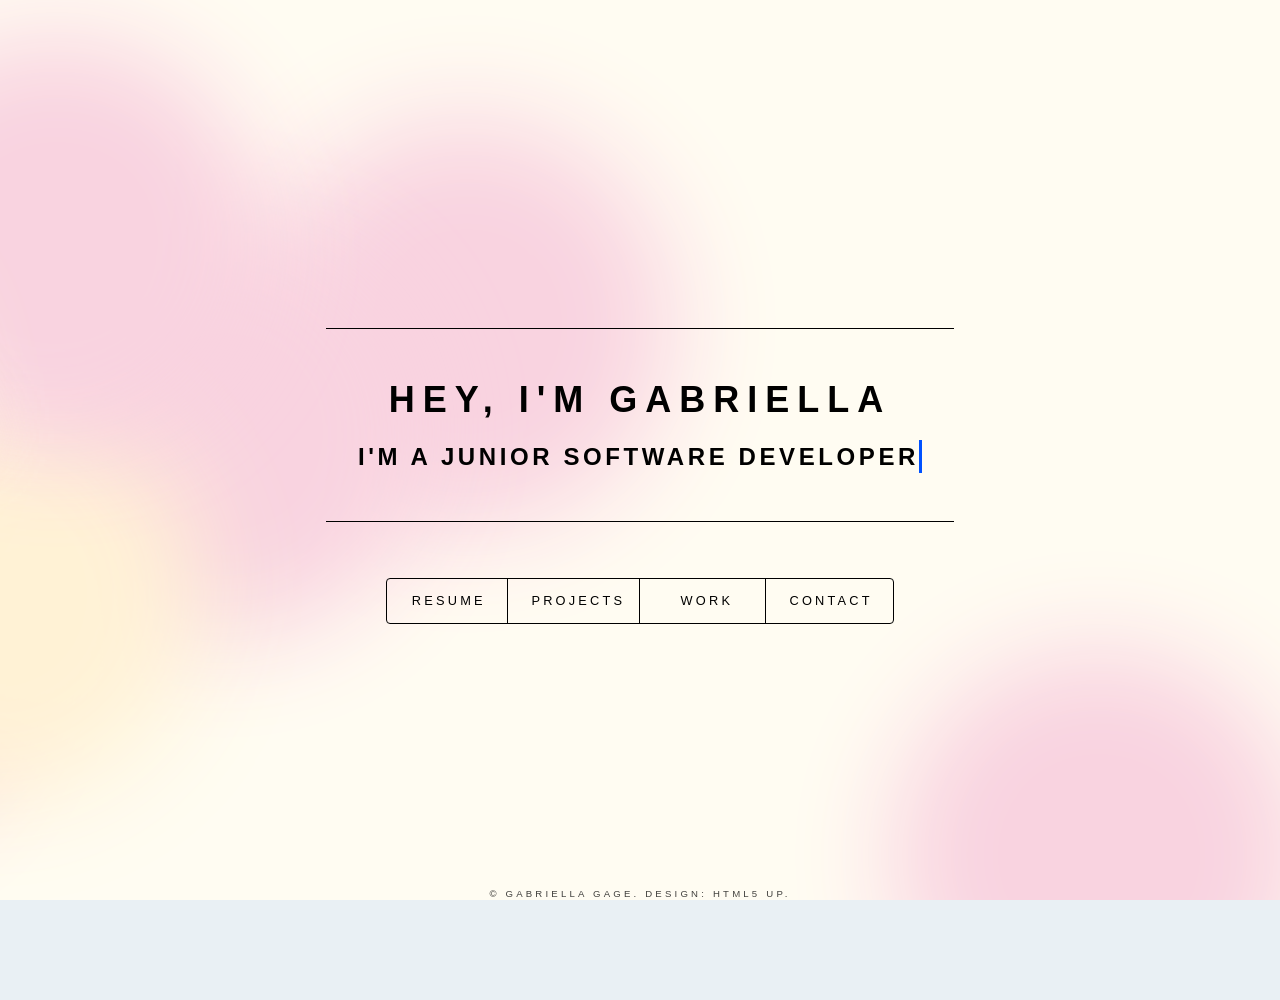
<file: index.html>
<!DOCTYPE HTML>

<!--TO DO:
-Favicon
Projects Page
	Include carosel of pics for the projects to save space
Work Page
-->

<html>
	<head>
		<title>Gabriella Gage | Software Dev</title>
		<meta charset="utf-8" />
		<meta name="viewport" content="width=device-width, initial-scale=1, user-scalable=no" />
		<link rel="stylesheet" href="assets/css/main.css" />
		<noscript><link rel="stylesheet" href="assets/css/noscript.css" /></noscript>
		<link rel="icon" href="./assets/includes/favicon.ico">
	</head>

	<!--Animated Circles for the Background-->
	<div class="background">
		<span></span>
		<span></span>
		<span></span>
		<span></span>
		<span></span>
		<span></span>
		<span></span>
		<span></span>
		<span></span>
		<span></span>
		<span></span>
	</div>

	<body class="is-preload">

		<!-- Wrapper -->
			<div id="wrapper">

				<!-- Header -->
					<header id="header">
						<div class="content">
							<div class="inner">
								<h1>Hey, I'm Gabriella</h1>

								<!--Start typwriter text-->
								<div class="typewriter">
									<h2>I'm a Junior Software Developer</h2>
								</div>
								<!--End typewriter text-->
							</div>
						</div>

						<!-- Lower options list -->
						<nav>
							<ul>
								<li ><a href="#resume">Resume</a></li>
								<li><a href="#projects">Projects</a></li>
								<li><a href="#work">Work</a></li>
								<li><a href="#contact">Contact</a></li>
								<!--<li><a href="#elements">Elements</a></li>-->
							</ul>
						</nav>
					</header>

				<!-- Main -->
					<div id="main">

						<!-- Resume pop up -->
							<article id="resume">
								<h2 class="major">My Resume!</h2>

								<p>Fresh out of college with a degree in Computer Science, I am fully committed to the philosophy of life-long learning. 
									As a Junior Software Developer, I thrive on the challenges of Java, Python, and the dynamic world of software development. 
									The unique blend of creativity, logic, and technology fuels my passion for crafting innovative solutions and 
									continuously exploring new frontiers in the digital realm.</p>

								<p>Curious to see how my recent education and passion can benefit your team? Dive into my resume to discover more about my skills and projects!</p>
								
								<!-- DOWNLOAD BUTTON-->
								<div id="wrap"> 
									<a href="./assets/includes/Gabriella_Gage_Resume_CS.pdf" target="_blank" class="btn-slide2">
										<span class="circle2"><i class="fa fa-download"></i></span>
										<span class="title2">Download</span>
										<span class="title-hover2">Click here</span>
								  </a>
								</div>
							</article>

						<!-- Projects:
						-Boulder Buddy
							Desc -> talk abt using HCI topics
							Figma
							
						-->
							<article id="projects">
								<h2 class="major">Projects</h2>

								<!--BOOKMARKED-->
								<p><strong>BookMarked<br></strong>
									The Online Recipe Book<br>
								</p>
								<!-- Images-->
								<div id="container">
									<input hidden type="radio" name="carousel-control" id="button_a" checked/>
									<input hidden type="radio" name="carousel-control" id="button_b"/>
									<input hidden type="radio" name="carousel-control" id="button_c"/>
									<input hidden type="radio" name="carousel-control" id="button_d"/>            
											
									
									<div id="carousel">
										<div class="p-wrapper">		
											<section class="panel_a">
												<img src="./assets/includes/bookmarked/Screenshot 2024-07-12 at 12.08.42 AM.png" alt="BookMarked Image One" class="custom-image">
											</section>
													
											<section class="panel_b">
												<img src="./assets/includes/bookmarked/Screenshot 2024-07-12 at 12.09.28 AM.png" alt="BookMarked Image Two" class="custom-image">
											</section>
													
											<section class="panel_c">
												<img src="./assets/includes/bookmarked/Screenshot 2024-07-12 at 12.09.40 AM.png" alt="BookMarked Image Three" class="custom-image">
											</section>
													
											<section class="panel_d">
												<img src="./assets/includes/bookmarked/Screenshot 2024-07-12 at 12.14.14 AM.png" alt="BookMarked Image Four" class="custom-image">
											
											</section>
													
										</div> <!-- // .p-wrapper -->
									</div> <!-- // #carousel -->            
											
									
									<div id="navigation">
										<label for="button_a" class="label_a"> <span>1</span> </label>
										<label for="button_b" class="label_b"> <span>2</span> </label>
										<label for="button_c" class="label_c"> <span>3</span> </label>
										<label for="button_d" class="label_d"> <span>4</span> </label>
									</div> <!-- // #navigation -->               
											
									
								</div>
								<p>Created a web and terminal based application with a partner designed to 
									store online recipes into an organizer using Python, HTML, and CSS. 
									Used key object-oriented design patterns to implement our code.
								</p>

								<!--VIEW REPO -->
								<button class="button-24" onclick="window.open('https://github.com/jgeneser/CSCI-4448-5448-OOAD-project-6-gabgage-jgeneser.git', '_blank')">Learn More</button>
							

							<!--ARCANE-->
							<p></p>
							<p></p>
							<p><strong>ARCANE<br></strong>
								The Terminal Based RPG<br>
							</p>
							<!-- Images-->
							<div id="container2">
								<input hidden type="radio" name="carousel-control" id="button2_a" checked/>
								<input hidden type="radio" name="carousel-control" id="button2_b"/>
								<input hidden type="radio" name="carousel-control" id="button2_c"/>
								<input hidden type="radio" name="carousel-control" id="button2_d"/>            
										
								
								<div id="carousel2">
									<div class="p-wrapper2">		
										<section class="panel2_a">
											<img src="./assets/includes/arcane/Screenshot 2024-07-12 at 2.49.47 PM.png" alt="Arcance 1" class="custom-image2">
										</section>
												
										<section class="panel2_b">
											<img src="./assets/includes/arcane/Screenshot 2024-07-12 at 2.50.05 PM.png" alt="Arcane 2" class="custom-image2">
										</section>
												
										<section class="panel2_c">
											<img src="./assets/includes/arcane/Screenshot 2024-07-12 at 2.50.26 PM.png" alt="Arcane 3" class="custom-image2">
										</section>
												
										<section class="panel2_d">
											<img src="./assets/includes/arcane/UML.jpg" alt="Arcane 4" class="custom-image2">
										
										</section>
												
									</div> <!-- // .p-wrapper -->
								</div> <!-- // #carousel -->            
										
								
								<div id="navigation2">
									<label for="button2_a" class="label2_a"> <span>1</span> </label>
									<label for="button2_b" class="label2_b"> <span>2</span> </label>
									<label for="button2_c" class="label2_c"> <span>3</span> </label>
									<label for="button2_d" class="label2_d"> <span>4</span> </label>
								</div> <!-- // #navigation -->               
										
								
							</div>
							<p>Designed and implemented a Java-based command-line RPG (Role-Playing Game), integrating multiple object-oriented design patterns.
								 Employed UML frameworks extensively to document and visualize class hierarchies and system structures. 
								 Designed and implemented a Java-based command-line RPG (Role-Playing Game), integrating multiple object-oriented 
								 design patterns. Employed UML frameworks extensively to document and visualize class hierarchies and system structures.
							</p>

							<button class="button-24" onclick="window.open('https://github.com/CSCI-4448-5448-OOAD/project-4-arcane-gabgage-jgeneser')">Learn More</button>
							

							</article>

						<!-- About -->
							<article id="work">
								<h2 class="major">Work</h2>
								<p><strong>I.T. Student Assistant II <br></strong>
									BioFrontiers Institute <br>
									July 2021 – March 2023
								</p>
								<p>In my previous role, I played a instrumental role in IT support by promptly responding to help desk requests, 
									prioritizing tickets, and efficiently resolving issues encompassing computers, printers, network connectivity, 
									and software applications. I also contributed  to the organization’s IT infrastructure by installing, configuring, 
									and maintaining computer hardware, operating systems, and various software applications. 
									Moreover, I conducted regular updates, patches, and system upgrades to bolster security measures and enhance 
									overall performance across the organization.
								</p>
								<p><strong>Reference Contact: </strong><br>
								Aycel Villalobos
								</p>

								<p><strong>Manager<br></strong>
									Lindsay's Boulder Deli <br>
									August 2022 - January 2024
								</p>
								<p>
									I provided hands-on training, guidance, and support to help my team grow their customer service skills 
									and overall performance. Juggling staffing needs was always a challenge, but I made sure we had the right 
									people in place, especially during rush times, holidays, and special events, ensuring our customers 
									always received top-notch service. On the business side, I monitored our deli and ice cream sales, finding ways to boost 
									our performance and manage food cost.
								</p>
								<p><strong>Reference Contact: </strong><br>
									Lindsay Shaw
								</p>
							</article>

						<!-- Contact -->
							<article id="contact">
								<h2 class="major">Contact Me:</h2>
								<form method="post" action="#">
									<div class="fields">
										<div class="field half">
											<label for="name">Name</label>
											<input type="text" name="name" id="name" />
										</div>
										<div class="field half">
											<label for="email">Email</label>
											<input type="text" name="email" id="email" />
										</div>
										<div class="field">
											<label for="message">Message</label>
											<textarea name="message" id="message" rows="4"></textarea>
										</div>
									</div>
									<ul class="actions">
										<li><input type="submit" value="Send Message" class="primary" /></li>
										<li><input type="reset" value="Reset" /></li>
									</ul>
								</form>
								<ul class="icons">
									<li><a href="#" class="icon brands fa-twitter"><span class="label">Twitter</span></a></li>
									<li><a href="#" class="icon brands fa-facebook-f"><span class="label">Facebook</span></a></li>
									<li><a href="#" class="icon brands fa-instagram"><span class="label">Instagram</span></a></li>
									<li><a href="#" class="icon brands fa-github"><span class="label">GitHub</span></a></li>
								</ul>
							</article>

						<!-- Elements -->
							<article id="elements">
								<h2 class="major">Elements</h2>

								<section>
									<h3 class="major">Text</h3>
									<p>This is <b>bold</b> and this is <strong>strong</strong>. This is <i>italic</i> and this is <em>emphasized</em>.
									This is <sup>superscript</sup> text and this is <sub>subscript</sub> text.
									This is <u>underlined</u> and this is code: <code>for (;;) { ... }</code>. Finally, <a href="#">this is a link</a>.</p>
									<hr />
									<h2>Heading Level 2</h2>
									<h3>Heading Level 3</h3>
									<h4>Heading Level 4</h4>
									<h5>Heading Level 5</h5>
									<h6>Heading Level 6</h6>
									<hr />
									<h4>Blockquote</h4>
									<blockquote>Fringilla nisl. Donec accumsan interdum nisi, quis tincidunt felis sagittis eget tempus euismod. Vestibulum ante ipsum primis in faucibus vestibulum. Blandit adipiscing eu felis iaculis volutpat ac adipiscing accumsan faucibus. Vestibulum ante ipsum primis in faucibus lorem ipsum dolor sit amet nullam adipiscing eu felis.</blockquote>
									<h4>Preformatted</h4>
									<pre><code>i = 0;

while (!deck.isInOrder()) {
    print 'Iteration ' + i;
    deck.shuffle();
    i++;
}

print 'It took ' + i + ' iterations to sort the deck.';</code></pre>
								</section>

								<section>
									<h3 class="major">Lists</h3>

									<h4>Unordered</h4>
									<ul>
										<li>Dolor pulvinar etiam.</li>
										<li>Sagittis adipiscing.</li>
										<li>Felis enim feugiat.</li>
									</ul>

									<h4>Alternate</h4>
									<ul class="alt">
										<li>Dolor pulvinar etiam.</li>
										<li>Sagittis adipiscing.</li>
										<li>Felis enim feugiat.</li>
									</ul>

									<h4>Ordered</h4>
									<ol>
										<li>Dolor pulvinar etiam.</li>
										<li>Etiam vel felis viverra.</li>
										<li>Felis enim feugiat.</li>
										<li>Dolor pulvinar etiam.</li>
										<li>Etiam vel felis lorem.</li>
										<li>Felis enim et feugiat.</li>
									</ol>
									<h4>Icons</h4>
									<ul class="icons">
										<li><a href="#" class="icon brands fa-twitter"><span class="label">Twitter</span></a></li>
										<li><a href="#" class="icon brands fa-facebook-f"><span class="label">Facebook</span></a></li>
										<li><a href="#" class="icon brands fa-instagram"><span class="label">Instagram</span></a></li>
										<li><a href="#" class="icon brands fa-github"><span class="label">Github</span></a></li>
									</ul>

									<h4>Actions</h4>
									<ul class="actions">
										<li><a href="#" class="button primary">Default</a></li>
										<li><a href="#" class="button">Default</a></li>
									</ul>
									<ul class="actions stacked">
										<li><a href="#" class="button primary">Default</a></li>
										<li><a href="#" class="button">Default</a></li>
									</ul>
								</section>

								<section>
									<h3 class="major">Table</h3>
									<h4>Default</h4>
									<div class="table-wrapper">
										<table>
											<thead>
												<tr>
													<th>Name</th>
													<th>Description</th>
													<th>Price</th>
												</tr>
											</thead>
											<tbody>
												<tr>
													<td>Item One</td>
													<td>Ante turpis integer aliquet porttitor.</td>
													<td>29.99</td>
												</tr>
												<tr>
													<td>Item Two</td>
													<td>Vis ac commodo adipiscing arcu aliquet.</td>
													<td>19.99</td>
												</tr>
												<tr>
													<td>Item Three</td>
													<td> Morbi faucibus arcu accumsan lorem.</td>
													<td>29.99</td>
												</tr>
												<tr>
													<td>Item Four</td>
													<td>Vitae integer tempus condimentum.</td>
													<td>19.99</td>
												</tr>
												<tr>
													<td>Item Five</td>
													<td>Ante turpis integer aliquet porttitor.</td>
													<td>29.99</td>
												</tr>
											</tbody>
											<tfoot>
												<tr>
													<td colspan="2"></td>
													<td>100.00</td>
												</tr>
											</tfoot>
										</table>
									</div>

									<h4>Alternate</h4>
									<div class="table-wrapper">
										<table class="alt">
											<thead>
												<tr>
													<th>Name</th>
													<th>Description</th>
													<th>Price</th>
												</tr>
											</thead>
											<tbody>
												<tr>
													<td>Item One</td>
													<td>Ante turpis integer aliquet porttitor.</td>
													<td>29.99</td>
												</tr>
												<tr>
													<td>Item Two</td>
													<td>Vis ac commodo adipiscing arcu aliquet.</td>
													<td>19.99</td>
												</tr>
												<tr>
													<td>Item Three</td>
													<td> Morbi faucibus arcu accumsan lorem.</td>
													<td>29.99</td>
												</tr>
												<tr>
													<td>Item Four</td>
													<td>Vitae integer tempus condimentum.</td>
													<td>19.99</td>
												</tr>
												<tr>
													<td>Item Five</td>
													<td>Ante turpis integer aliquet porttitor.</td>
													<td>29.99</td>
												</tr>
											</tbody>
											<tfoot>
												<tr>
													<td colspan="2"></td>
													<td>100.00</td>
												</tr>
											</tfoot>
										</table>
									</div>
								</section>

								<section>
									<h3 class="major">Buttons</h3>
									<ul class="actions">
										<li><a href="#" class="button primary">Primary</a></li>
										<li><a href="#" class="button">Default</a></li>
									</ul>
									<ul class="actions">
										<li><a href="#" class="button">Default</a></li>
										<li><a href="#" class="button small">Small</a></li>
									</ul>
									<ul class="actions">
										<li><a href="#" class="button primary icon solid fa-download">Icon</a></li>
										<li><a href="#" class="button icon solid fa-download">Icon</a></li>
									</ul>
									<ul class="actions">
										<li><span class="button primary disabled">Disabled</span></li>
										<li><span class="button disabled">Disabled</span></li>
									</ul>
								</section>

								<section>
									<h3 class="major">Form</h3>
									<form method="post" action="#">
										<div class="fields">
											<div class="field half">
												<label for="demo-name">Name</label>
												<input type="text" name="demo-name" id="demo-name" value="" placeholder="Jane Doe" />
											</div>
											<div class="field half">
												<label for="demo-email">Email</label>
												<input type="email" name="demo-email" id="demo-email" value="" placeholder="jane@untitled.tld" />
											</div>
											<div class="field">
												<label for="demo-category">Category</label>
												<select name="demo-category" id="demo-category">
													<option value="">-</option>
													<option value="1">Manufacturing</option>
													<option value="1">Shipping</option>
													<option value="1">Administration</option>
													<option value="1">Human Resources</option>
												</select>
											</div>
											<div class="field half">
												<input type="radio" id="demo-priority-low" name="demo-priority" checked>
												<label for="demo-priority-low">Low</label>
											</div>
											<div class="field half">
												<input type="radio" id="demo-priority-high" name="demo-priority">
												<label for="demo-priority-high">High</label>
											</div>
											<div class="field half">
												<input type="checkbox" id="demo-copy" name="demo-copy">
												<label for="demo-copy">Email me a copy</label>
											</div>
											<div class="field half">
												<input type="checkbox" id="demo-human" name="demo-human" checked>
												<label for="demo-human">Not a robot</label>
											</div>
											<div class="field">
												<label for="demo-message">Message</label>
												<textarea name="demo-message" id="demo-message" placeholder="Enter your message" rows="6"></textarea>
											</div>
										</div>
										<ul class="actions">
											<li><input type="submit" value="Send Message" class="primary" /></li>
											<li><input type="reset" value="Reset" /></li>
										</ul>
									</form>
								</section>

							</article>

					</div>

				<!-- Footer -->
					<footer id="footer">
						<p class="copyright">&copy; Gabriella Gage. Design: <a href="https://html5up.net">HTML5 UP</a>.</p>
					</footer>

			</div>

		<!-- BG -->
			<div id="bg"></div>

		<!-- Scripts -->
			<script src="assets/js/jquery.min.js"></script>
			<script src="assets/js/browser.min.js"></script>
			<script src="assets/js/breakpoints.min.js"></script>
			<script src="assets/js/util.js"></script>
			<script src="assets/js/main.js"></script>

	</body>
	
</html>
</file>
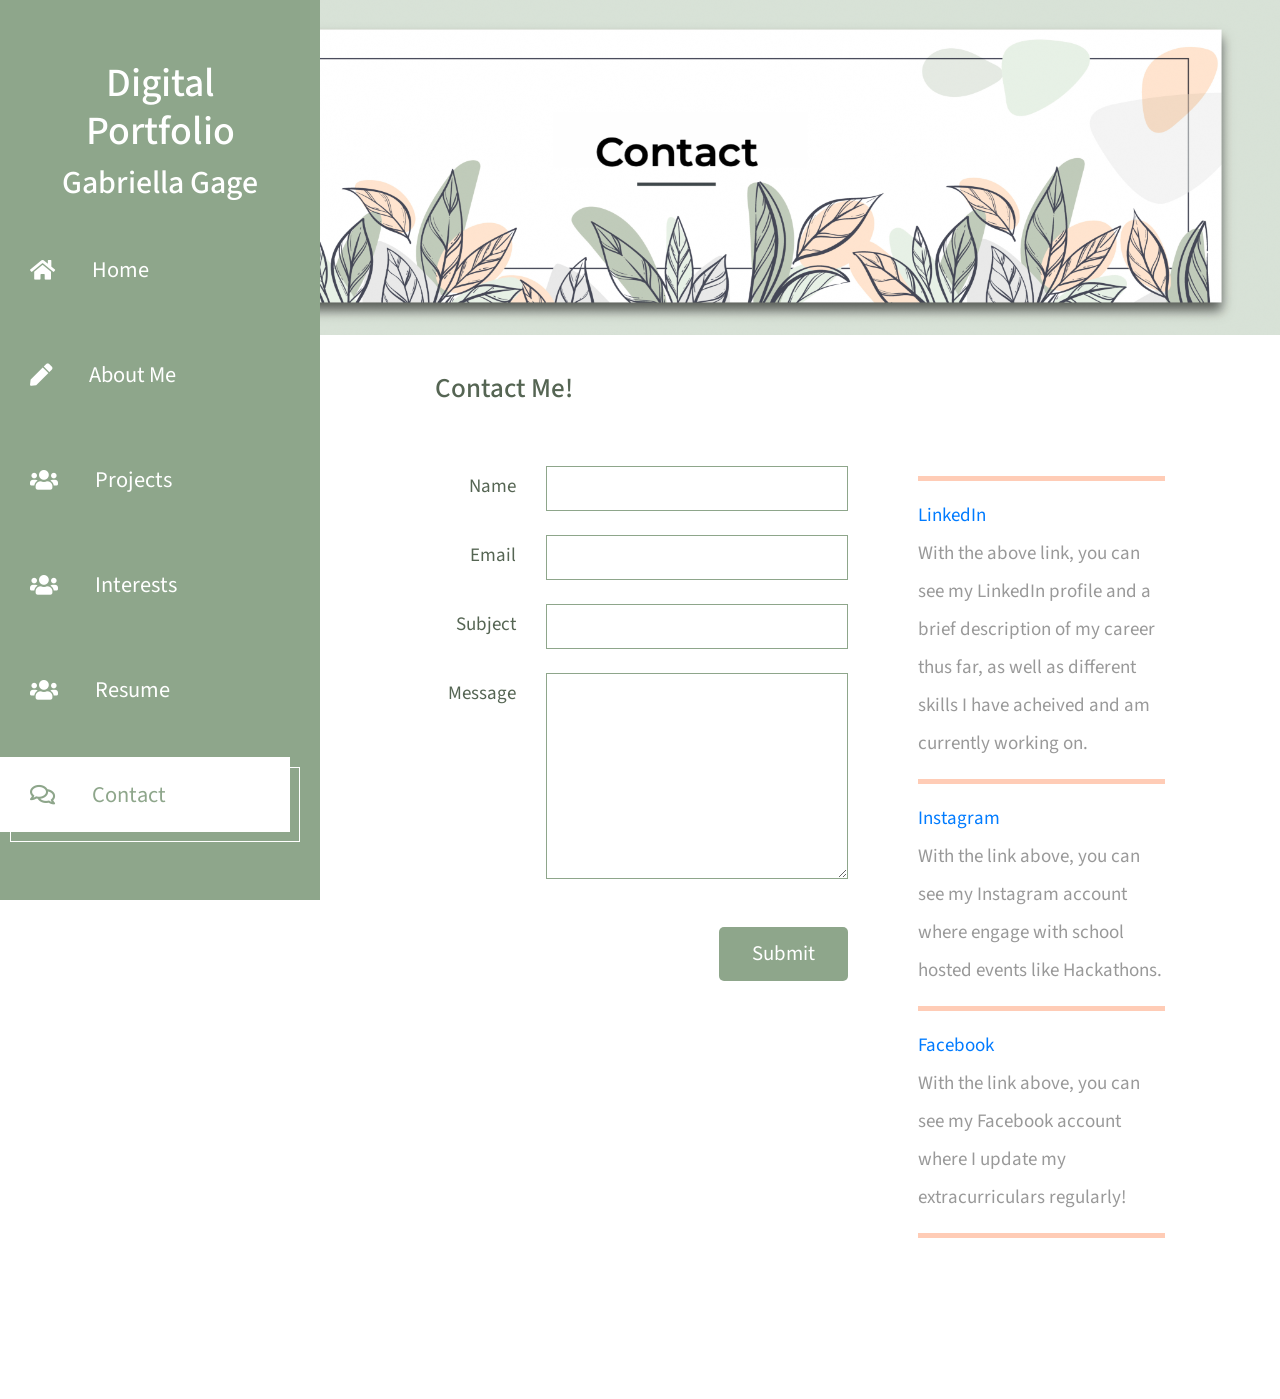
<file: contact.html>
<!DOCTYPE html>
<html lang="en">
<head>
	<meta charset="UTF-8">
	<meta name="viewport" content="width=device-width, initial-scale=1.0">
	<title>CSCI 3112 Digital Portfolio</title>
	<link rel="stylesheet" href="fontawesome/css/all.min.css"> <!-- https://fontawesome.com/ -->
	<link href="https://fonts.googleapis.com/css2?family=Source+Sans+Pro&display=swap" rel="stylesheet"> <!-- https://fonts.google.com/ -->
    <link href="css/bootstrap.min.css" rel="stylesheet">
    <link href="css/templatemo-xtra-blog.css" rel="stylesheet">
</head>
<body>
	<header class="tm-header" id="tm-header">
        <div class="tm-header-wrapper">
            <button class="navbar-toggler" type="button" aria-label="Toggle navigation">
                <i class="fas fa-bars"></i>
            </button>
            <div class="tm-site-header">
                <h1 class="text-center">Digital Portfolio</h1>
                <h2 class="text-center">Gabriella Gage</h2>
            </div>
            <nav class="tm-nav" id="tm-nav">            
                <ul>
                    <li class="tm-nav-item "><a href="index.html" class="tm-nav-link">
                        <i class="fas fa-home"></i>
                        Home
                    </a></li>
                    <li class="tm-nav-item"><a href="post.html" class="tm-nav-link">
                        <i class="fas fa-pen"></i>
                        About Me
                    </a></li>
                    <li class="tm-nav-item"><a href="projects.html" class="tm-nav-link">
                        <i class="fas fa-users"></i>
                        Projects
                    </a></li>
                    <li class="tm-nav-item"><a href="interests.html" class="tm-nav-link">
                        <i class="fas fa-users"></i>
                        Interests
                    </a></li>
                    <li class="tm-nav-item"><a href="resume.html" class="tm-nav-link">
                        <i class="fas fa-users"></i>
                        Resume
                    </a></li>
                    <li class="tm-nav-item active"><a href="contact.html" class="tm-nav-link">
                        <i class="far fa-comments"></i>
                        Contact
                    </a></li>
                </ul>
            </nav>
            <div align="center" class="tm-mb-65">
                <a rel="nofollow" href="https://www.facebook.com/ella.gage.7" class="tm-social-link">
                    <i class="fab fa-facebook tm-social-icon"></i>
                </a>
                <a href="https://www.instagram.com/ella.gage/" class="tm-social-link">
                    <i class="fab fa-instagram tm-social-icon"></i>
                </a>
                <a href="https://www.linkedin.com/in/ella-gage-0572691b6" class="tm-social-link">
                    <i class="fab fa-linkedin tm-social-icon"></i>
                </a>
            </div>
        </div>
    </header>
    <img align="right" src="contact.png" width="1200">
    <div class="container-fluid">
        <main class="tm-main">

            <div class="row tm-row tm-mb-120">
                <div class="col-12">
                    <br>
                    <h2 class="tm-color-primary tm-post-title tm-mb-60">Contact Me!</h2>
                </div>
                <div class="col-lg-7 tm-contact-left">  
                    <form action="https://formspree.io/f/xnqywnrk" method="POST">
                        <div class="form-group row mb-4">
                            <label for="name" class="col-sm-3 col-form-label text-right tm-color-primary">Name</label>
                            <div class="col-sm-9">
                                <input class="form-control mr-0 ml-auto" name="name" id="name" type="text" required>                            
                            </div>
                        </div>
                        <div class="form-group row mb-4">
                            <label for="email" class="col-sm-3 col-form-label text-right tm-color-primary">Email</label>
                            <div class="col-sm-9">
                                <input class="form-control mr-0 ml-auto" name="email" id="email" type="email" required>
                            </div>
                        </div>
                        <div class="form-group row mb-4">
                            <label for="subject" class="col-sm-3 col-form-label text-right tm-color-primary">Subject</label>
                            <div class="col-sm-9">
                                <input class="form-control mr-0 ml-auto" name="subject" id="subject" type="text" required>
                            </div>
                        </div>
                        <div class="form-group row mb-5">
                            <label for="message" class="col-sm-3 col-form-label text-right tm-color-primary">Message</label>
                            <div class="col-sm-9">
                                <textarea class="form-control mr-0 ml-auto" name="message" id="message" rows="8" required></textarea>                                
                            </div>
                        </div>
                        <div class="form-group row text-right">
                            <div class="col-12">
                                <button type="submit" class="tm-btn tm-btn-primary tm-btn-small">Submit</button>                        
                            </div>                            
                        </div>
                    </form>                                                    
                </div>
                <div class="col-lg-5 tm-contact-right">
                    
                    <hr class="mb-3 tm-hr-primary">
                    <a href="https://www.linkedin.com/in/ella-gage-0572691b6">LinkedIn</a>
                    <p>With the above link, you can see my LinkedIn profile and a brief description of my career 
                        thus far, as well as different skills I have acheived and am currently working on.</p>
                    <hr class="mb-3 tm-hr-primary">
                    <a href="https://www.instagram.com/ella.gage/">Instagram</a>
                    <p>With the link above, you can see my Instagram account where engage with school hosted events like Hackathons.</p>
                    <hr class="mb-3 tm-hr-primary">
                    <a href="https://www.facebook.com/ella.gage.7">Facebook</a>
                    <p>With the link above, you can see my Facebook account where I update my extracurriculars regularly!</p>
                    <hr class="mb-3 tm-hr-primary">
                </div>
            </div>      
        </main>
    </div>
    <script src="js/jquery.min.js"></script>
    <script src="js/templatemo-script.js"></script>
</body>
</html>
</file>
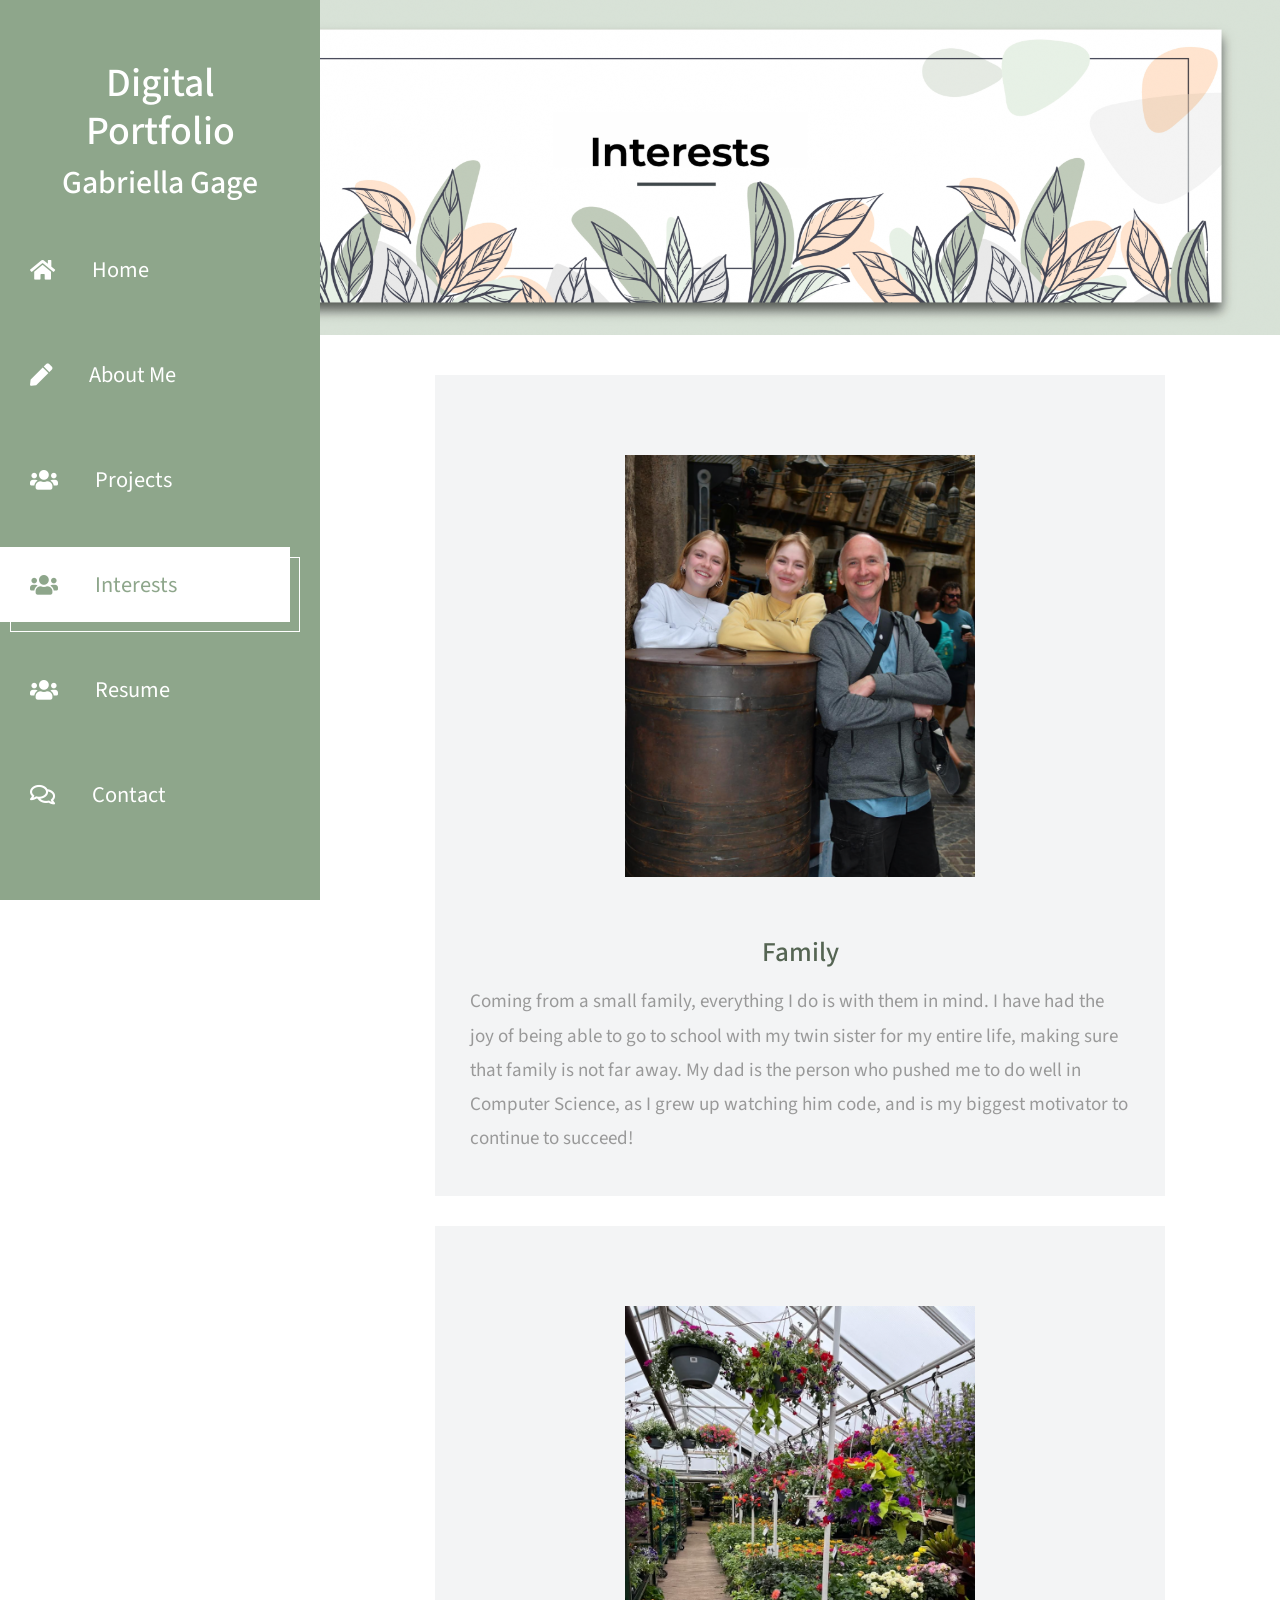
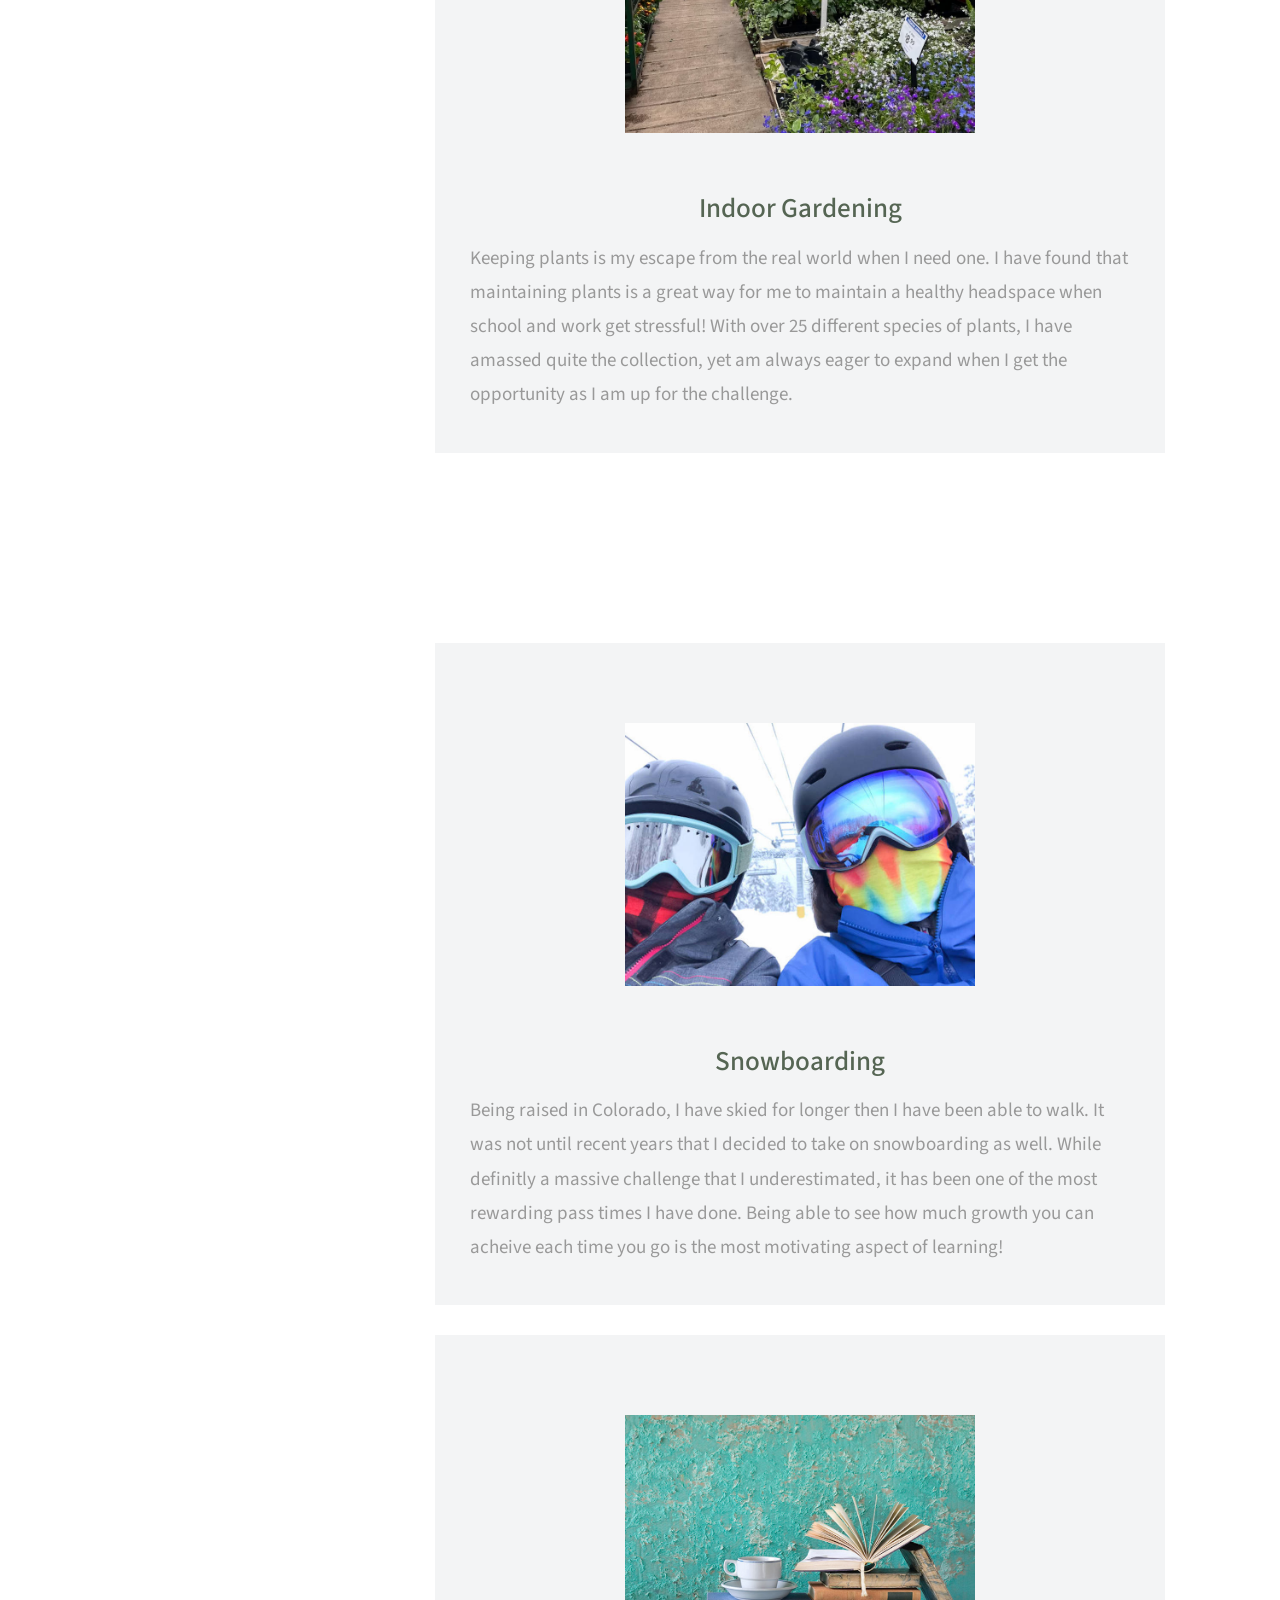
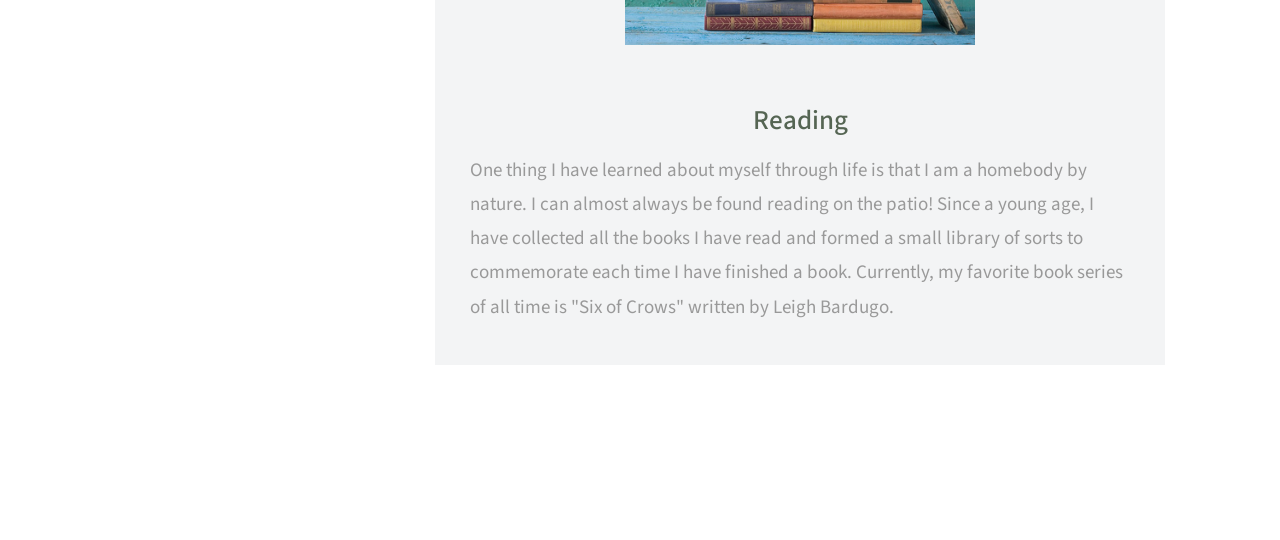
<file: interests.html>
<!DOCTYPE html>
<html lang="en">
<head>
	<meta charset="UTF-8">
	<meta name="viewport" content="width=device-width, initial-scale=1.0">
	<title>CSCI 3112 Digital Portfolio</title>
	<link rel="stylesheet" href="fontawesome/css/all.min.css"> <!-- https://fontawesome.com/ -->
	<link href="https://fonts.googleapis.com/css2?family=Source+Sans+Pro&display=swap" rel="stylesheet"> <!-- https://fonts.google.com/ -->
    <link href="css/bootstrap.min.css" rel="stylesheet">
    <link href="css/templatemo-xtra-blog.css" rel="stylesheet">
<!--
    
TemplateMo 553 Xtra Blog

https://templatemo.com/tm-553-xtra-blog

-->
</head>
<body>
	<header class="tm-header" id="tm-header">
        <div class="tm-header-wrapper">
            <button class="navbar-toggler" type="button" aria-label="Toggle navigation">
                <i class="fas fa-bars"></i>
            </button>
            <div class="tm-site-header">
                <h1 class="text-center">Digital Portfolio</h1>
                <h2 class="text-center">Gabriella Gage</h2>
            </div>
            <nav class="tm-nav" id="tm-nav">            
                <ul>
                    <li class="tm-nav-item"><a href="index.html" class="tm-nav-link">
                        <i class="fas fa-home"></i>
                        Home
                    </a></li>
                    <li class="tm-nav-item"><a href="post.html" class="tm-nav-link">
                        <i class="fas fa-pen"></i>
                        About Me
                    </a></li>
                    <li class="tm-nav-item"><a href="projects.html" class="tm-nav-link">
                        <i class="fas fa-users"></i>
                        Projects
                    </a></li>
                    <li class="tm-nav-item active"><a href="interests.html" class="tm-nav-link">
                        <i class="fas fa-users"></i>
                        Interests
                    </a></li>
                    <li class="tm-nav-item"><a href="resume.html" class="tm-nav-link">
                        <i class="fas fa-users"></i>
                        Resume
                    </a></li>
                    <li class="tm-nav-item"><a href="contact.html" class="tm-nav-link">
                        <i class="far fa-comments"></i>
                        Contact
                    </a></li>
                </ul>
            </nav>
            <div align="center" class="tm-mb-65">
                <a rel="nofollow" href="https://www.facebook.com/ella.gage.7" class="tm-social-link">
                    <i class="fab fa-facebook tm-social-icon"></i>
                </a>
                <a href="https://www.instagram.com/ella.gage/" class="tm-social-link">
                    <i class="fab fa-instagram tm-social-icon"></i>
                </a>
                <a href="https://www.linkedin.com/in/ella-gage-0572691b6" class="tm-social-link">
                    <i class="fab fa-linkedin tm-social-icon"></i>
                </a>
            </div>
        </div>
    </header>
    <img align="right" src="interests.png" width="1200">
    
    <div class="container-fluid">
        <main class="tm-main">
            <div class="row tm-row tm-mb-40">

            </div>
            <div class="row tm-row tm-mb-120">
                <div class="col-lg-6 tm-about-col">
                    <div class="tm-bg-gray tm-about-pad">
                        <div class="text-center tm-mt-40 tm-mb-60">
                            <center>
                                <img align="center" src="dad.png" width="350">
                            </center>                            
                        </div>                        
                        <h2 class="text-center mb-3 tm-color-primary tm-post-title">Family</h2>
                        <p class="mb-0 tm-line-height-short">
                            Coming from a small family, everything I do is with them in mind. I have had the joy of being 
                            able to go to school with my twin sister for my entire life, making sure that family is not far 
                            away. My dad is the person who pushed me to do well in Computer Science, as I grew up watching him 
                            code, and is my biggest motivator to continue to succeed!
                        </p>
                    </div>
                </div>
                <div class="col-lg-6 tm-about-col">
                    <div class="tm-bg-gray tm-about-pad">
                        <div class="text-center tm-mt-40 tm-mb-60">
                            <img align="center" src="plants.png" width="350">                           
                        </div>                        
                        <h2 class="text-center mb-3 tm-color-primary tm-post-title">Indoor Gardening</h2>
                        <p class="mb-0 tm-line-height-short">
                            Keeping plants is my escape from the real world when I need one. I have found that maintaining plants 
                            is a great way for me to maintain a healthy headspace when school and work get stressful! With over 
                            25 different species of plants, I have amassed quite the collection, yet am always eager to expand when 
                            I get the opportunity as I am up for the challenge.
                        </p>
                    </div>
                </div>
             
            </div>   
            <div class="row tm-row tm-mb-40">

            </div>
            <div class="row tm-row tm-mb-120">
                <div class="col-lg-6 tm-about-col">
                    <div class="tm-bg-gray tm-about-pad">
                        <div class="text-center tm-mt-40 tm-mb-60">
                            <center>
                                <img align="center" src="snow.jpg" width="350">
                            </center>                            
                        </div>                        
                        <h2 class="text-center mb-3 tm-color-primary tm-post-title">Snowboarding</h2>
                        <p class="mb-0 tm-line-height-short">
                            Being raised in Colorado, I have skied for longer then I have been able to walk. It was not until recent 
                            years that I decided to take on snowboarding as well. While definitly a massive challenge that I underestimated,
                             it has been one of the most rewarding pass times I have done. Being able to see how much growth you can acheive 
                             each time you go is the most motivating aspect of learning! 
                        </p>
                    </div>
                </div>
                <div class="col-lg-6 tm-about-col">
                    <div class="tm-bg-gray tm-about-pad">
                        <div class="text-center tm-mt-40 tm-mb-60">
                            <img align="center" src="book.jpg" width="350">                           
                        </div>                        
                        <h2 class="text-center mb-3 tm-color-primary tm-post-title">Reading</h2>
                        <p class="mb-0 tm-line-height-short">
                            One thing I have learned about myself through life is that I am a homebody by nature. I can almost always be found 
                            reading on the patio! Since a young age, I have collected all the books I have read and formed a small library of 
                            sorts to commemorate each time I have finished a book. Currently, my favorite book series of all time is "Six of Crows" 
                            written by Leigh Bardugo.
                        </p>
                    </div>
                </div>     
           
        </main>
    </div>
    <script src="js/jquery.min.js"></script>
    <script src="js/templatemo-script.js"></script>
</body>
</html>
</file>
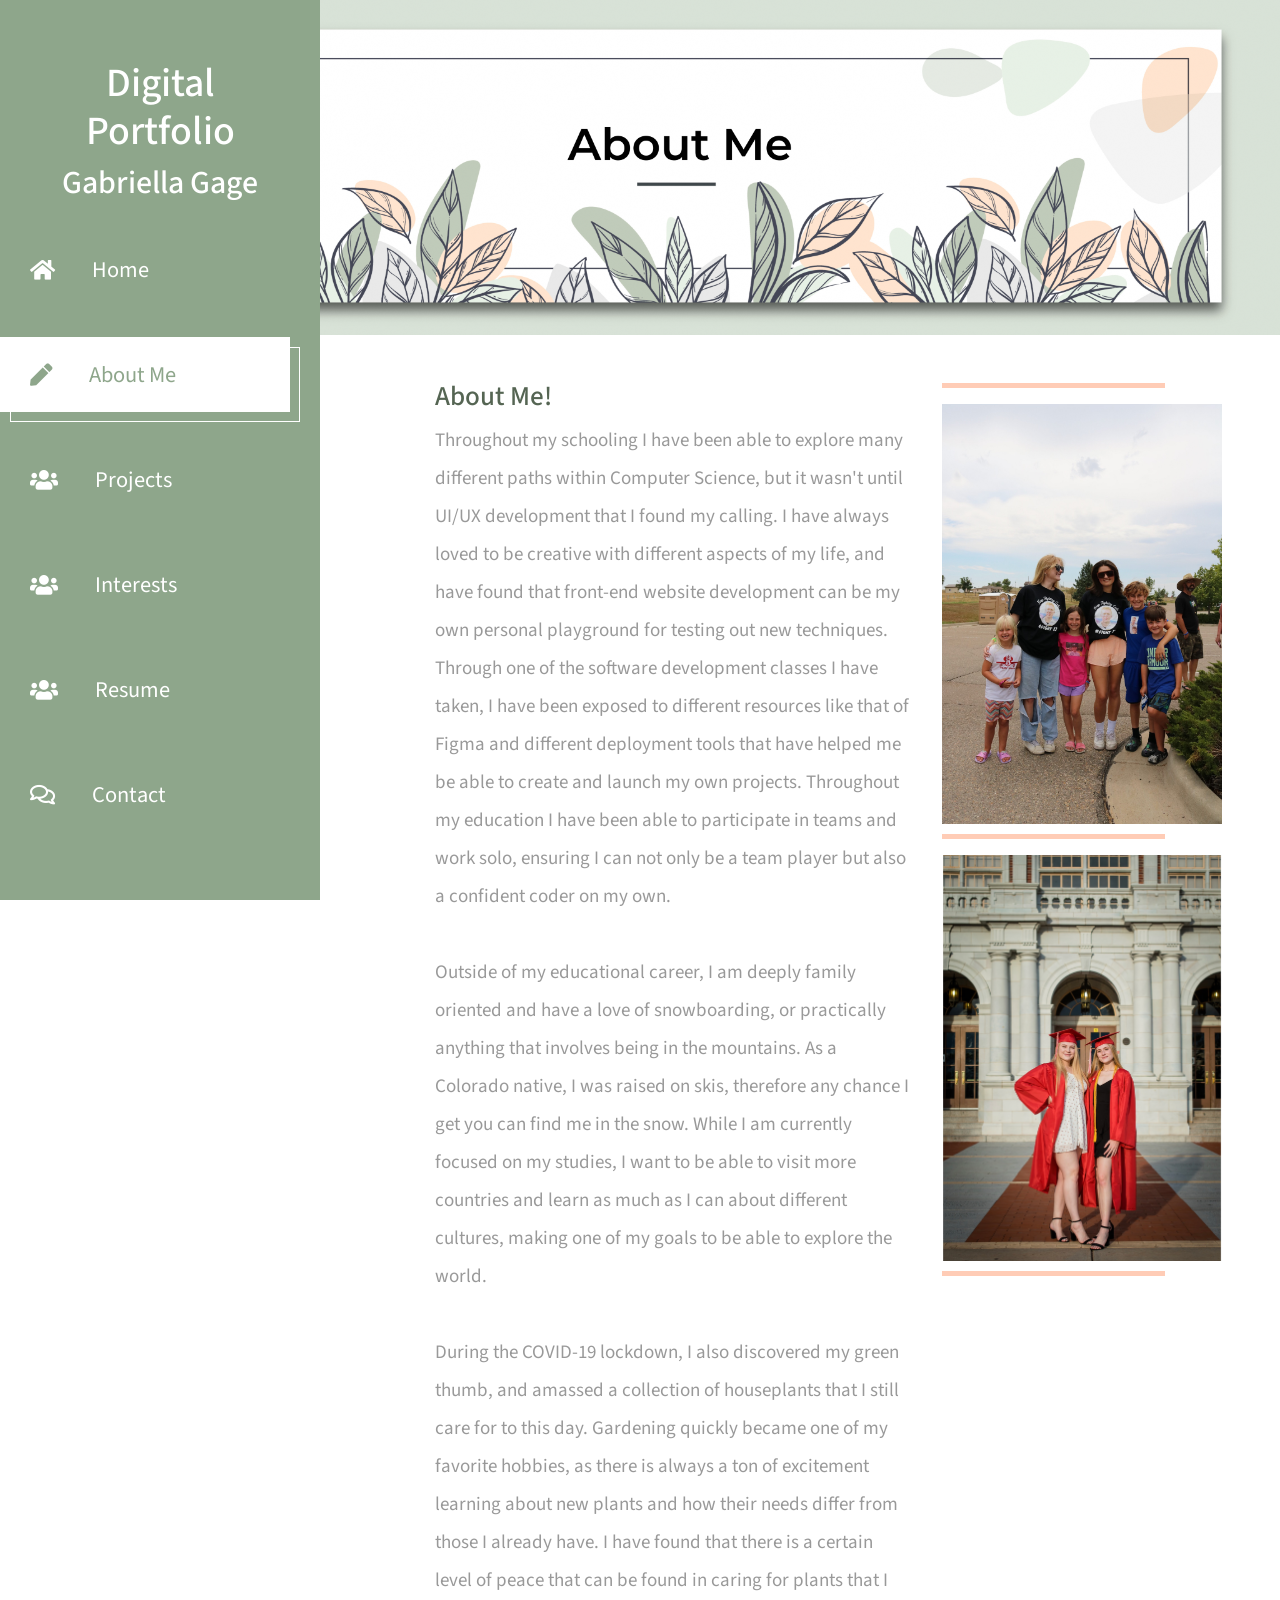
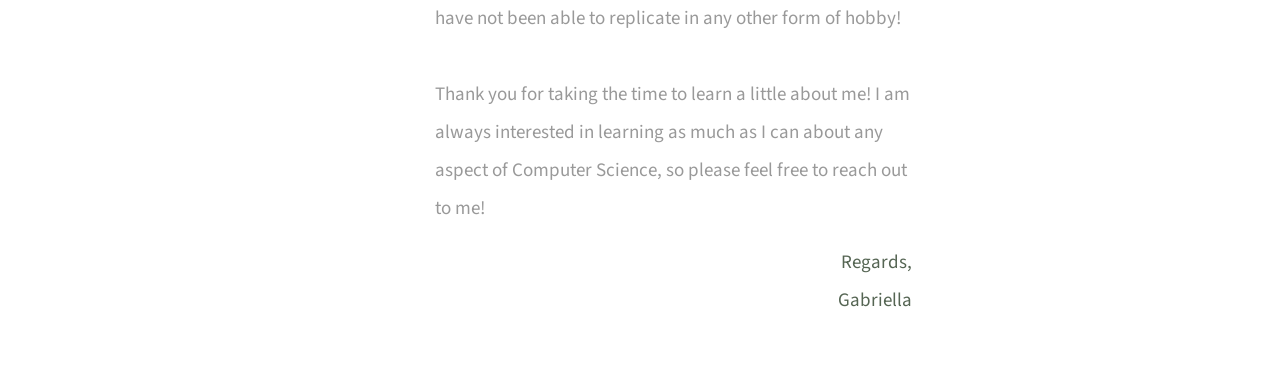
<file: post.html>
<!DOCTYPE html>
<html lang="en">
<head>
	<meta charset="UTF-8">
	<meta name="viewport" content="width=device-width, initial-scale=1.0">
	<title>CSCI 3112 Digital Portfolio</title>
	<link rel="stylesheet" href="fontawesome/css/all.min.css"> <!-- https://fontawesome.com/ -->
	<link href="https://fonts.googleapis.com/css2?family=Source+Sans+Pro&display=swap" rel="stylesheet"> <!-- https://fonts.google.com/ -->
    <link href="css/bootstrap.min.css" rel="stylesheet">
    <link href="css/templatemo-xtra-blog.css" rel="stylesheet">
<!--
    
TemplateMo 553 Xtra Blog

https://templatemo.com/tm-553-xtra-blog

-->
</head>
<body>
	<header class="tm-header" id="tm-header">
        <div class="tm-header-wrapper">
            <button class="navbar-toggler" type="button" aria-label="Toggle navigation">
                <i class="fas fa-bars"></i>
            </button>
            <div class="tm-site-header">
                <h1 class="text-center">Digital Portfolio</h1>
                <h2 class="text-center">Gabriella Gage</h2>
            </div>
            <nav class="tm-nav" id="tm-nav">            
                <ul>
                    <li class="tm-nav-item"><a href="index.html" class="tm-nav-link">
                        <i class="fas fa-home"></i>
                        Home
                    </a></li>
                    <li class="tm-nav-item active"><a href="post.html" class="tm-nav-link">
                        <i class="fas fa-pen"></i>
                        About Me
                    </a></li>
                    <li class="tm-nav-item"><a href="projects.html" class="tm-nav-link">
                        <i class="fas fa-users"></i>
                        Projects
                    </a></li>
                    <li class="tm-nav-item"><a href="interests.html" class="tm-nav-link">
                        <i class="fas fa-users"></i>
                        Interests
                    </a></li>
                    <li class="tm-nav-item"><a href="resume.html" class="tm-nav-link">
                        <i class="fas fa-users"></i>
                        Resume
                    </a></li>
                    <li class="tm-nav-item"><a href="contact.html" class="tm-nav-link">
                        <i class="far fa-comments"></i>
                        Contact
                    </a></li>
                </ul>
            </nav>
            <div align="center" class="tm-mb-65">
                <a rel="nofollow" href="https://www.facebook.com/ella.gage.7" class="tm-social-link">
                    <i class="fab fa-facebook tm-social-icon"></i>
                </a>
                <a href="https://www.instagram.com/ella.gage/" class="tm-social-link">
                    <i class="fab fa-instagram tm-social-icon"></i>
                </a>
                <a href="https://www.linkedin.com/in/ella-gage-0572691b6" class="tm-social-link">
                    <i class="fab fa-linkedin tm-social-icon"></i>
                </a>
            </div>
        </div>
    </header>
    <img align="right" src="about2.png" width="1200">
    <div class="container-fluid">
        <main class="tm-main">
            <div class="row tm-row">
                <div class="col-lg-8 tm-post-col">
                    <div class="tm-post-full">  
                        <br>                  
                        <div class="mb-4">
                            <h2 class="pt-2 tm-color-primary tm-post-title">About Me!</h2>
                            <p>
                                Throughout my schooling I have been able to explore many different paths within Computer Science, but it wasn't until 
                                UI/UX development that I found my calling. I have always loved to be creative with different aspects of my life, and have found 
                                that front-end website development can be my own personal playground for testing out new techniques. Through one of the software development 
                                classes I have taken, I have been exposed to different resources like that of Figma and different deployment tools that have helped 
                                me be able to create and launch my own projects. Throughout my education I have been able to participate in teams and work solo, 
                                ensuring I can not only be a team player but also a confident coder on my own. <br>
                                <br>
                                Outside of my educational career, I am deeply family oriented and have a love of snowboarding, or practically 
                                anything that involves being in the mountains. As a Colorado native, I was raised on skis, therefore any chance 
                                I get you can find me in the snow. While I am currently focused on my studies, I want to be able to visit more 
                                countries and learn as much as I can about different cultures, making one of my goals to be able to explore the world. <br>
                                <br>
                                During the COVID-19 lockdown, I also discovered my green thumb, and amassed a collection of houseplants that I still care for to this day.
                                Gardening quickly became one of my favorite hobbies, as there is always a ton of excitement learning about new plants and how their needs differ
                                from those I already have. I have found that there is a certain level of peace that can be found in caring for plants that I have not been able to
                                 replicate in any other form of hobby! <br>
                                 <br>
                                Thank you for taking the time to learn a little about me! I am always interested in learning as much as I can about any 
                                aspect of Computer Science, so please feel free to reach out to me!

                            </p>
                            <span class="d-block text-right tm-color-primary">Regards,</span>
                            <span class="d-block text-right tm-color-primary">Gabriella</span>
                        </div>
                    </div>
                </div>
                <aside class="col-lg-4 tm-aside-col">
                    <div class="tm-post-sidebar">
                        <br>
                        <hr class="mb-3 tm-hr-primary">
                        <img align="center" src="fundraiser.jpeg" width="280">
                        <hr class="mb-3 tm-hr-primary">
                        <img align="center" src="grad.jpg" width="280">
                        <hr class="mb-3 tm-hr-primary">
                    </div>                    
                </aside>
            </div>
            <footer class="row tm-row">
            </footer>
        </main>
    </div>
    <script src="js/jquery.min.js"></script>
    <script src="js/templatemo-script.js"></script>
</body>
</html>
</file>
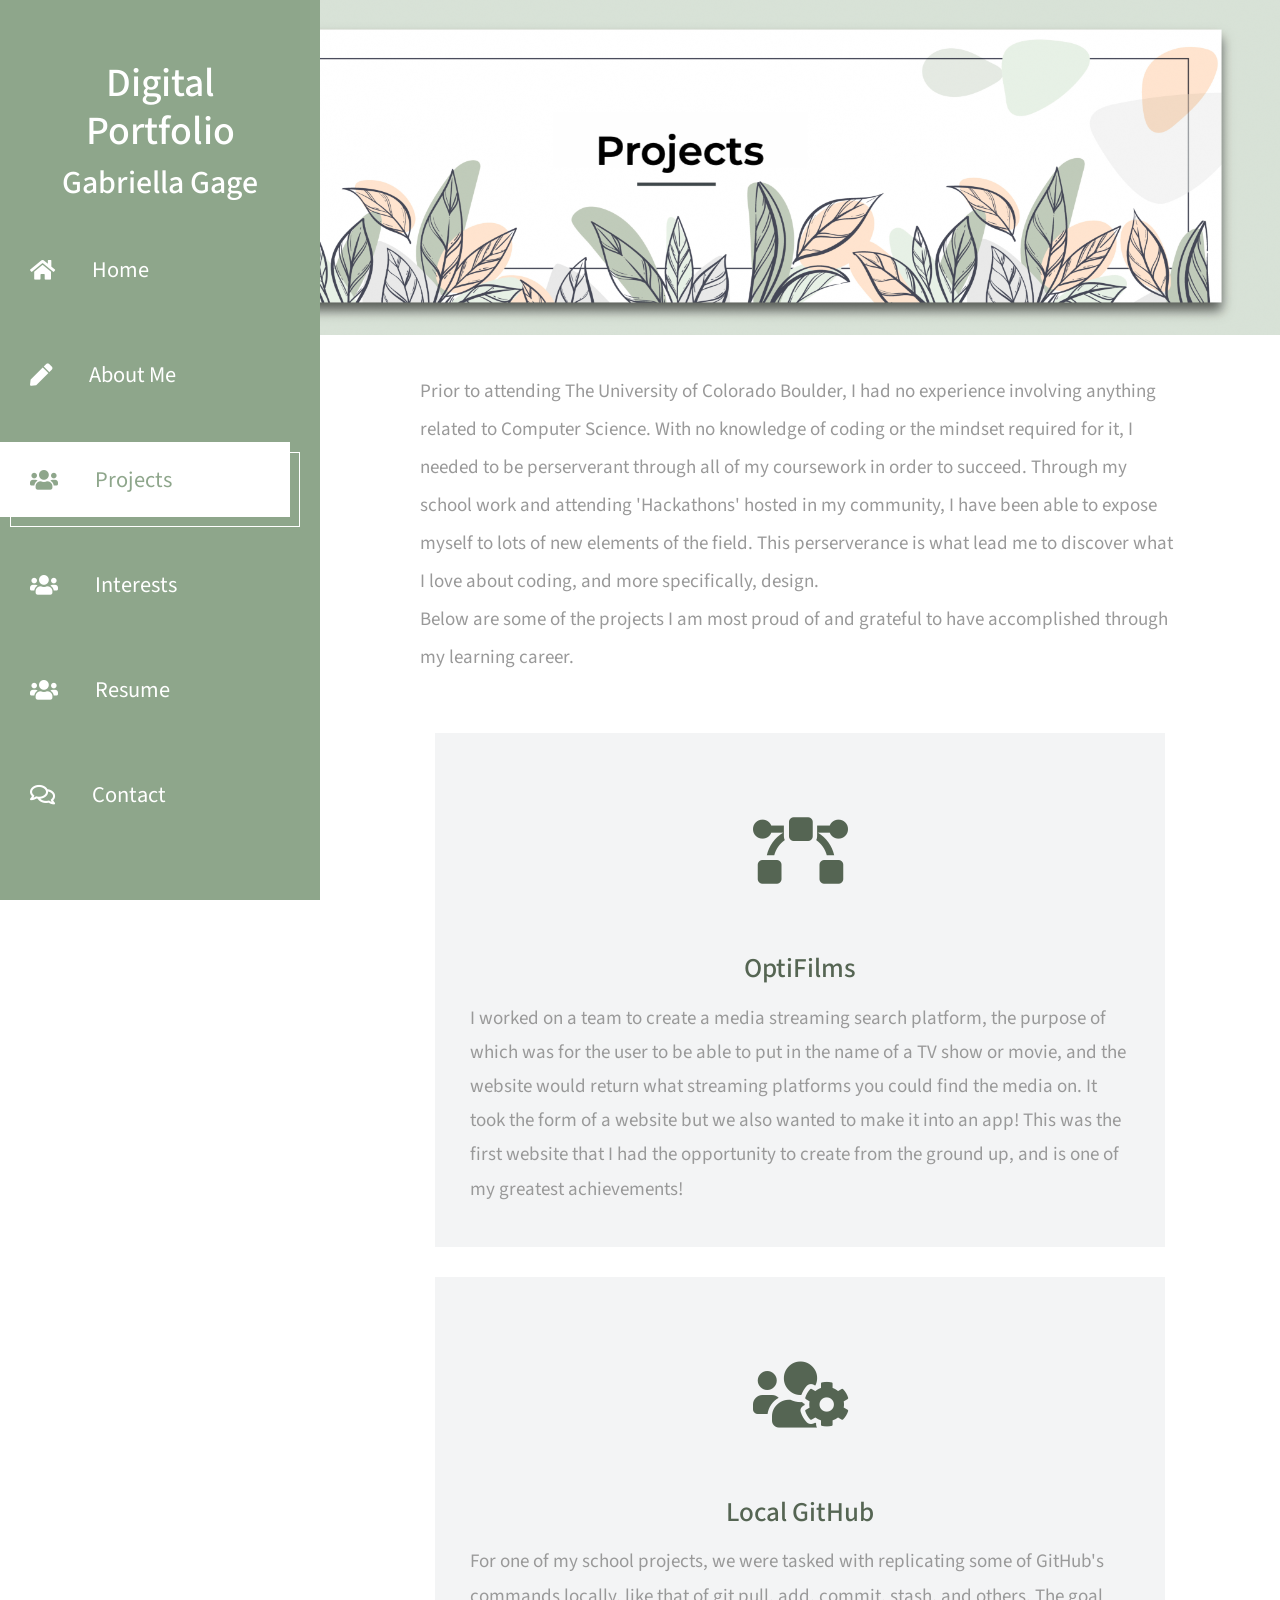
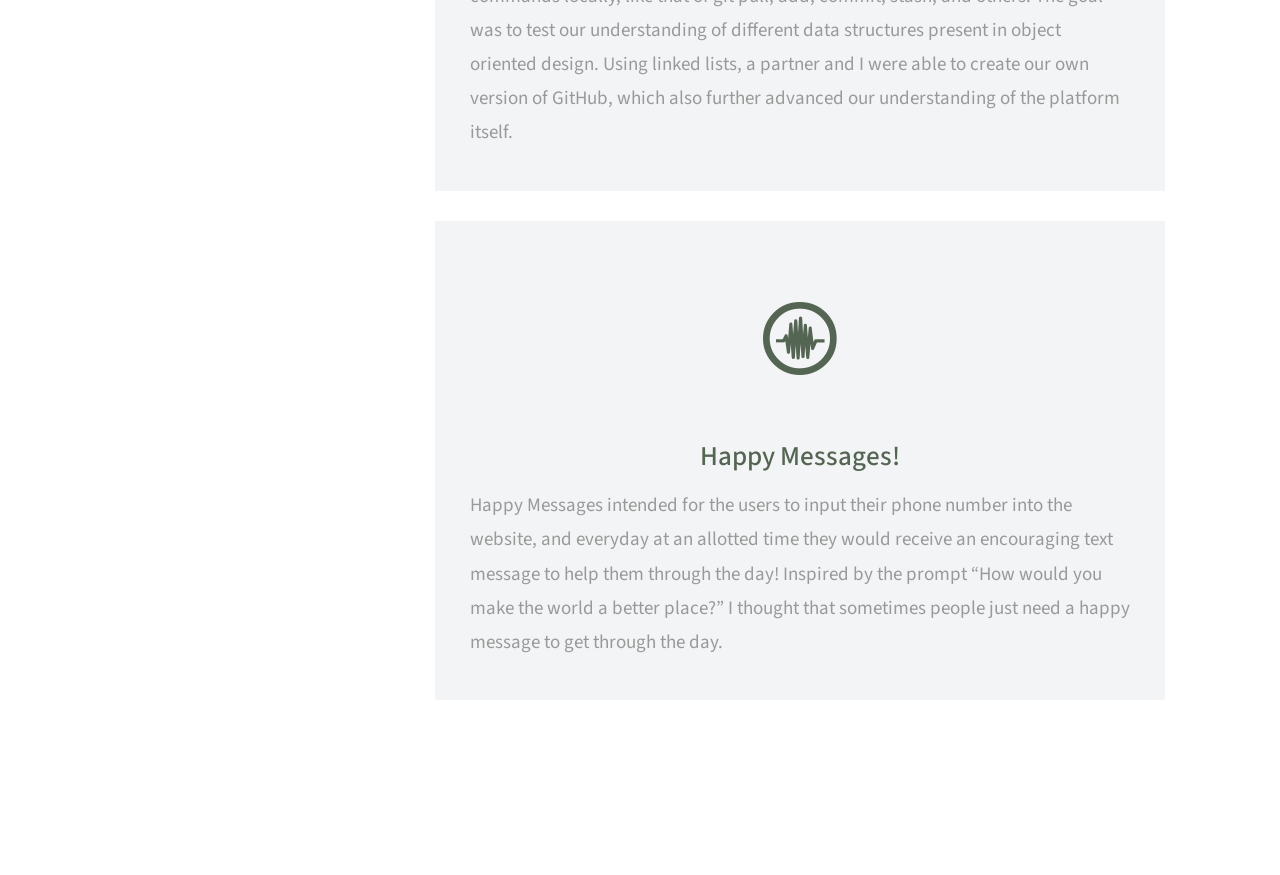
<file: projects.html>
<!DOCTYPE html>
<html lang="en">
<head>
	<meta charset="UTF-8">
	<meta name="viewport" content="width=device-width, initial-scale=1.0">
	<title>CSCI 3112 Digital Portfolio</title>
	<link rel="stylesheet" href="fontawesome/css/all.min.css"> <!-- https://fontawesome.com/ -->
	<link href="https://fonts.googleapis.com/css2?family=Source+Sans+Pro&display=swap" rel="stylesheet"> <!-- https://fonts.google.com/ -->
    <link href="css/bootstrap.min.css" rel="stylesheet">
    <link href="css/templatemo-xtra-blog.css" rel="stylesheet">
<!--
    
TemplateMo 553 Xtra Blog

https://templatemo.com/tm-553-xtra-blog

-->
</head>
<body>
	<header class="tm-header" id="tm-header">
        <div class="tm-header-wrapper">
            <button class="navbar-toggler" type="button" aria-label="Toggle navigation">
                <i class="fas fa-bars"></i>
            </button>
            <div class="tm-site-header">
                <h1 class="text-center">Digital Portfolio</h1>
                <h2 class="text-center">Gabriella Gage</h2>
            </div>
            <nav class="tm-nav" id="tm-nav">            
                <ul>
                    <li class="tm-nav-item"><a href="index.html" class="tm-nav-link">
                        <i class="fas fa-home"></i>
                        Home
                    </a></li>
                    <li class="tm-nav-item"><a href="post.html" class="tm-nav-link">
                        <i class="fas fa-pen"></i>
                        About Me
                    </a></li>
                    <li class="tm-nav-item active"><a href="projects.html" class="tm-nav-link">
                        <i class="fas fa-users"></i>
                        Projects
                    </a></li>
                    <li class="tm-nav-item"><a href="interests.html" class="tm-nav-link">
                        <i class="fas fa-users"></i>
                        Interests
                    </a></li>
                    <li class="tm-nav-item"><a href="resume.html" class="tm-nav-link">
                        <i class="fas fa-users"></i>
                        Resume
                    </a></li>
                    <li class="tm-nav-item"><a href="contact.html" class="tm-nav-link">
                        <i class="far fa-comments"></i>
                        Contact
                    </a></li>
                </ul>
            </nav>
            <div align="center" class="tm-mb-65">
                <a rel="nofollow" href="https://www.facebook.com/ella.gage.7" class="tm-social-link">
                    <i class="fab fa-facebook tm-social-icon"></i>
                </a>
                <a href="https://www.instagram.com/ella.gage/" class="tm-social-link">
                    <i class="fab fa-instagram tm-social-icon"></i>
                </a>
                <a href="https://www.linkedin.com/in/ella-gage-0572691b6" class="tm-social-link">
                    <i class="fab fa-linkedin tm-social-icon"></i>
                </a>
            </div>
        </div>
    </header>
    <img align="right" src="projects.png" width="1200">
    
    <div class="container-fluid">
        <main class="tm-main">
            <div class="row tm-row tm-mb-40">
                <p>
                    <br>
                    Prior to attending The University of Colorado Boulder, I had no experience involving anything related to 
                    Computer Science. With no knowledge of coding or the mindset required for it, I needed to be perserverant 
                    through all of my coursework in order to succeed. Through my school work and attending 'Hackathons' hosted
                     in my community, I have been able to expose myself to lots of new elements of the field. This perserverance is 
                     what lead me to discover what I love about coding, and more specifically, design.<br>
                    Below are some of the projects I am most proud of and grateful to have accomplished through my learning career.
                </p>
            </div>
            <div class="row tm-row tm-mb-120">
                <div class="col-lg-4 tm-about-col">
                    <div class="tm-bg-gray tm-about-pad">
                        <div class="text-center tm-mt-40 tm-mb-60">
                            <i class="fas fa-bezier-curve fa-4x tm-color-primary"></i>                            
                        </div>                        
                        <h2 class="text-center mb-3 tm-color-primary tm-post-title">OptiFilms</h2>
                        <p class="mb-0 tm-line-height-short">
                            I worked on a team to create a media streaming search platform, 
                            the purpose of which was for the user to be able to put in the name of 
                            a TV show or movie, and the website would return what streaming platforms 
                            you could find the media on. It took the form of a website but we also 
                            wanted to make it into an app! This was the first website that I had the 
                            opportunity to create from the ground up, and is one of my greatest achievements!
                        </p>
                    </div>
                </div>
                <div class="col-lg-4 tm-about-col">
                    <div class="tm-bg-gray tm-about-pad">
                        <div class="text-center tm-mt-40 tm-mb-60">
                            <i class="fas fa-users-cog fa-4x tm-color-primary"></i>                            
                        </div>                        
                        <h2 class="text-center mb-3 tm-color-primary tm-post-title">Local GitHub</h2>
                        <p class="mb-0 tm-line-height-short">
                            For one of my school projects, we were tasked with replicating 
                            some of GitHub's commands locally, like that of git pull, add, commit, 
                            stash, and others. The goal was to test our understanding 
                            of different data structures present in object oriented design. 
                            Using linked lists, a partner and I were able to create our own 
                            version of GitHub, which also further advanced our understanding 
                            of the platform itself. 
                        </p>
                    </div>
                </div>
                <div class="col-lg-4 tm-about-col">
                    <div class="tm-bg-gray tm-about-pad">
                        <div class="text-center tm-mt-40 tm-mb-60">
                            <i class="fab fa-creative-commons-sampling fa-4x tm-color-primary"></i>                            
                        </div>                        
                        <h2 class="text-center mb-3 tm-color-primary tm-post-title">Happy Messages!</h2>
                        <p class="mb-0 tm-line-height-short">
                            Happy Messages intended for the users to input their phone 
                            number into the website, and everyday at an allotted time 
                            they would receive an encouraging text message to help them 
                            through the day! Inspired by the prompt “How would you make 
                            the world a better place?” I thought that sometimes people 
                            just need a happy message to get through the day.                        
                        </p>
                    </div>
                </div>
            </div>            
           
        </main>
    </div>
    <script src="js/jquery.min.js"></script>
    <script src="js/templatemo-script.js"></script>
</body>
</html>
</file>
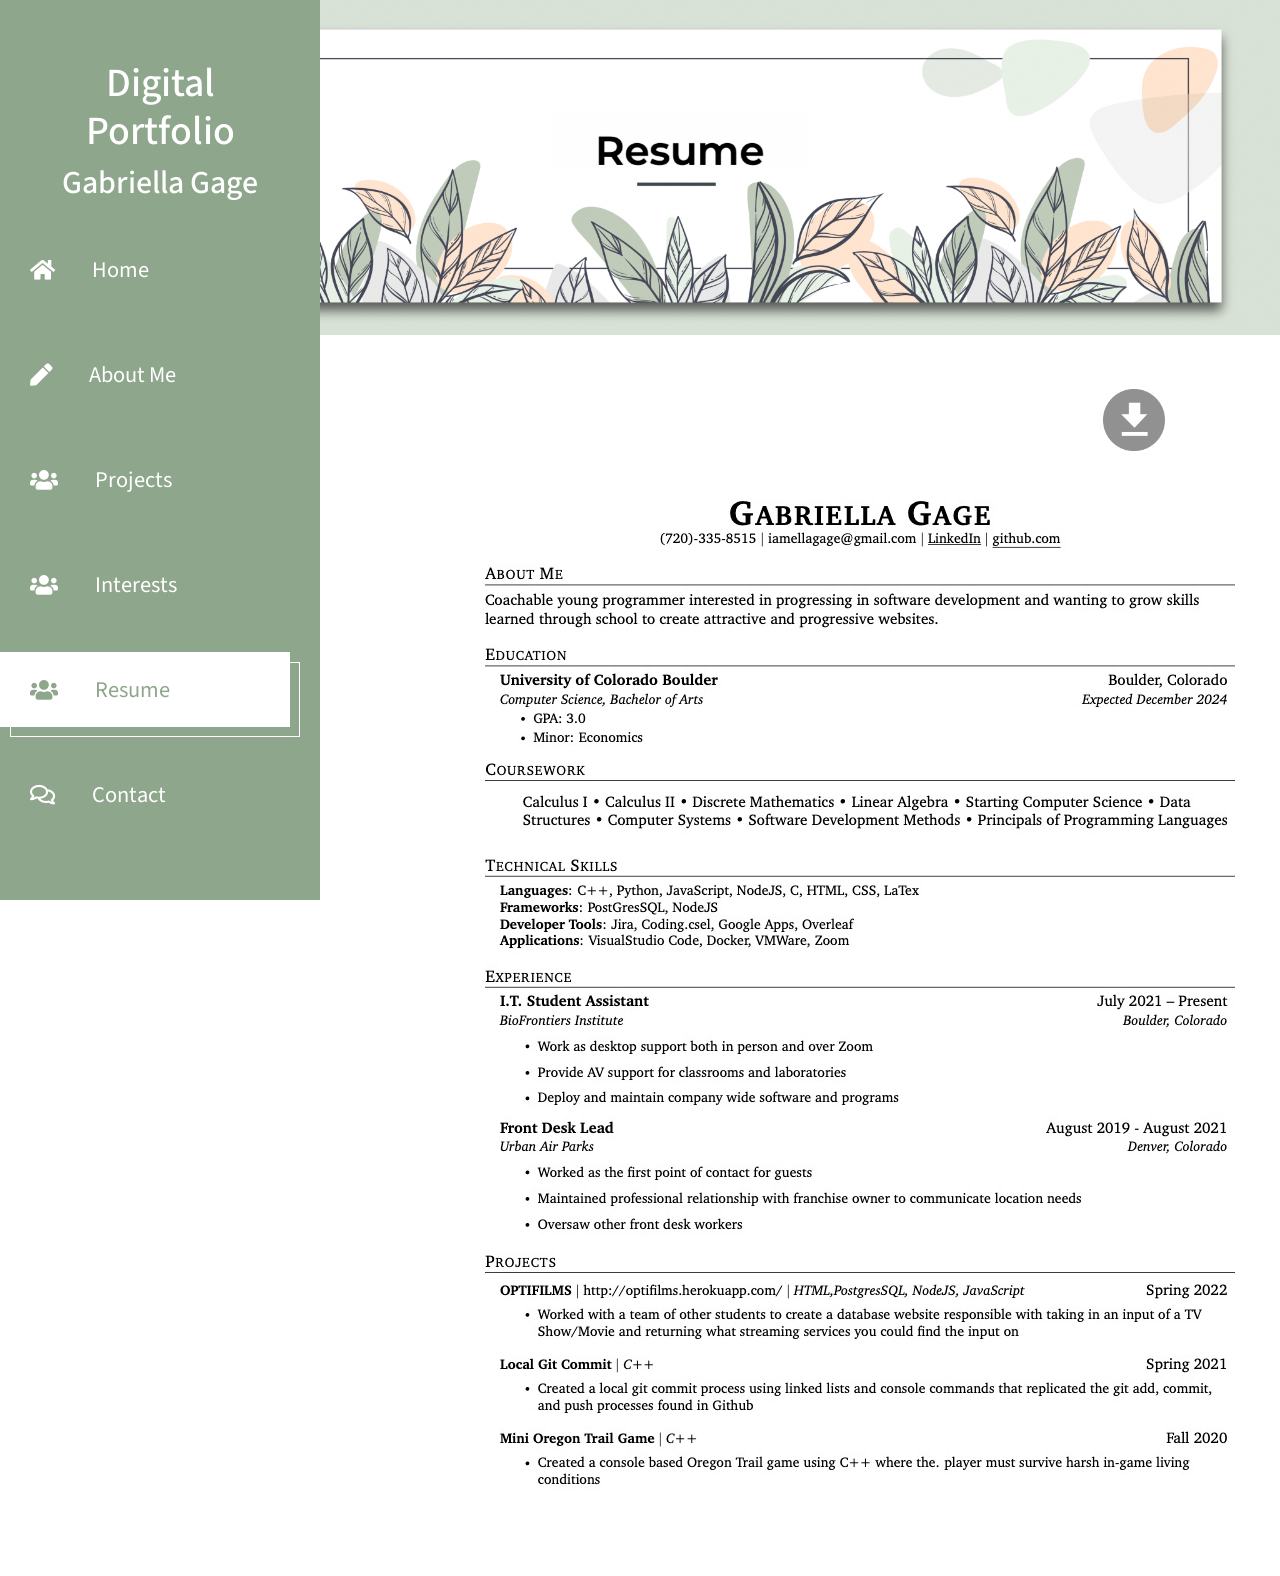
<file: resume.html>
<!DOCTYPE html>
<html lang="en">
<head>
	<meta charset="UTF-8">
	<meta name="viewport" content="width=device-width, initial-scale=1.0">
	<title>CSCI 3112 Digital Portfolio</title>
	<link rel="stylesheet" href="fontawesome/css/all.min.css"> <!-- https://fontawesome.com/ -->
	<link href="https://fonts.googleapis.com/css2?family=Source+Sans+Pro&display=swap" rel="stylesheet"> <!-- https://fonts.google.com/ -->
    <link href="css/bootstrap.min.css" rel="stylesheet">
    <link href="css/templatemo-xtra-blog.css" rel="stylesheet">
<!--
    
TemplateMo 553 Xtra Blog

https://templatemo.com/tm-553-xtra-blog

-->
</head>
<body>
	<header class="tm-header" id="tm-header">
        <div class="tm-header-wrapper">
            <button class="navbar-toggler" type="button" aria-label="Toggle navigation">
                <i class="fas fa-bars"></i>
            </button>
            <div class="tm-site-header">
                <h1 class="text-center">Digital Portfolio</h1>
                <h2 class="text-center">Gabriella Gage</h2>
            </div>
            <nav class="tm-nav" id="tm-nav">            
                <ul>
                    <li class="tm-nav-item "><a href="index.html" class="tm-nav-link">
                        <i class="fas fa-home"></i>
                        Home
                    </a></li>
                    <li class="tm-nav-item"><a href="post.html" class="tm-nav-link">
                        <i class="fas fa-pen"></i>
                        About Me
                    </a></li>
                    <li class="tm-nav-item"><a href="projects.html" class="tm-nav-link">
                        <i class="fas fa-users"></i>
                        Projects
                    </a></li>
                    <li class="tm-nav-item"><a href="interests.html" class="tm-nav-link">
                        <i class="fas fa-users"></i>
                        Interests
                    </a></li>
                    <li class="tm-nav-item active"><a href="resume.html" class="tm-nav-link">
                        <i class="fas fa-users"></i>
                        Resume
                    </a></li>
                    <li class="tm-nav-item"><a href="contact.html" class="tm-nav-link">
                        <i class="far fa-comments"></i>
                        Contact
                    </a></li>
                </ul>
            </nav>
            <div class="tm-mb-65" align="center">
                <a rel="nofollow" href="https://www.facebook.com/ella.gage.7" class="tm-social-link">
                    <i class="fab fa-facebook tm-social-icon"></i>
                </a>
                <a href="https://www.instagram.com/ella.gage/" class="tm-social-link">
                    <i class="fab fa-instagram tm-social-icon"></i>
                </a>
                <a href="https://www.linkedin.com/in/ella-gage-0572691b6" class="tm-social-link">
                    <i class="fab fa-linkedin tm-social-icon"></i>
                </a>
            </div>
        </div>
    </header>
    <img align="right" src="resume.png" width="1200">
    
    <div class="container-fluid">
        <main class="tm-main text-center">
            <div class="text-right">
                <p>&nbsp;</p>
                <a href="Gabriella_Gage_RS.pdf" download>
                    <img align="right" width="62" src="download.png" alt="download">
                </a>
            </div>
            <img src="Gabriella_Gage_RS.jpg">

        </main>
    </div>
    <script src="js/jquery.min.js"></script>
    <script src="js/templatemo-script.js"></script>
</body>
</html>
</file>
<file: assets/css/noscript.css>
/*
	Dimension by HTML5 UP
	html5up.net | @ajlkn
	Free for personal and commercial use under the CCA 3.0 license (html5up.net/license)
*/

/* BG */

	body.is-preload #bg:before {
		background-color: transparent;
	}

/* Header */

	body.is-preload #header {
		-moz-filter: none;
		-webkit-filter: none;
		-ms-filter: none;
		filter: none;
	}

		body.is-preload #header > * {
			opacity: 1;
		}

		body.is-preload #header .content .inner {
			max-height: none;
			padding: 3rem 2rem;
			opacity: 1;
		}

/* Main */

	#main article {
		opacity: 1;
		margin: 4rem 0 0 0;
	}
</file>
<file: css/templatemo-xtra-blog.css>
/*

TemplateMo 553 Xtra Blog

https://templatemo.com/tm-553-xtra-blog

*/

html { overflow-x: hidden; }

body {
    margin: 0;
    padding: 0;
    font-family: 'Source Sans Pro', sans-serif;
    font-size: 19px;
    line-height: 2em;
    overflow-x: hidden;
}

p, span { color: #999; }
hr { 
    border-top-color: #CCC; 
    margin-top: 10px;
    margin-bottom: 10px;
}
.form-control::-webkit-input-placeholder { color: #999; }  
.form-control:-ms-input-placeholder { color: #999; }  
.form-control::placeholder { color: #999; }

.tm-header {
    background-color: #8EA68B;
    color: white;
    
    position: fixed;
    top: 0;
    left: 0;
    bottom: 0;
    z-index: 100;
    width: 400px;
    overflow-y: visible;     
}

.tm-header-wrapper {
    overflow-y: scroll;
    scrollbar-width: none;
    -ms-overflow-style: none;
    padding: 30px;
    width: 100%;
    height: 100%; 
}

.tm-header-wrapper::-webkit-scrollbar {
    width: 0;
    height: 0;
}

.tm-site-header {
    margin-top: 30px;
    margin-bottom: 30px;
}

.tm-site-logo {
    width: 75px;
    height: 75px;
    border-radius: 50%;
    background-color: white;    
    display: flex;
    align-items: center;
    justify-content: center;
}

.tm-site-logo i { color: #8EA68B; }

.tm-main {
    margin-left: 400px;
    padding: 80px 100px 25px;
}

.tm-post { max-width: 470px; }

.tm-row {
    max-width: 980px;
    justify-content: space-between;
}

.tm-nav { margin-bottom: 100px; }

.tm-nav-item {
    list-style: none;
    margin-bottom: 30px;
}

.tm-nav-link {
    color: white;
    background-color: transparent;
    height: 75px;
    width: 100%;
    max-width: 300px;    
    display: flex;
    align-items: center;
    font-size: 1.4rem;
    padding: 30px;
}

.tm-nav-item:hover .tm-nav-link,
.tm-nav-item.active .tm-nav-link
 {
    color: #8EA68B;
    background-color: white;
    text-decoration: none;
}

.tm-nav ul { position: relative; }

.tm-nav-item:hover:after,
.tm-nav-item.active:after {
    content: '';
    width: 100%;
    max-width: 300px;    
    height: 75px;
    display: block;
    border: 1px solid white;
    margin-left: 10px;
    margin-top: -65px;
    position: absolute;
    z-index: -1000;
}

.tm-nav-link i { margin-right: 37px; }

ul { 
    margin: 0; 
    padding: 0;
}

.tm-nav { margin-left: -30px; }

.tm-social-link {
    display: inline-block;
    background-color: white;    
    font-size: 1.4rem;
    width: 50px;
    height: 50px;
    text-align: center;
    padding-top: 8px; 
    margin-right: 15px;   
    margin-bottom: 15px;
}

.tm-social-icon { 
    color: #8EA68B;    
    transition: all 0.3s ease;
}

.tm-social-link:hover .tm-social-icon.fa-facebook { color: #3b5998; }
.tm-social-link:hover .tm-social-icon.fa-twitter { color: #00acee; }
.tm-social-link:hover .tm-social-icon.fa-instagram { color: #3f729b; }
.tm-social-link:hover .tm-social-icon.fa-linkedin { color: #0e76a8; }
.navbar-toggler { display: none; }

.tm-search-form {
    display: flex;
    align-items: center;
    justify-content: flex-end;
}

.form-inline .form-control.tm-search-input {
    display: block;
    height: 60px;
    width: 480px;
    margin-right: 30px;
    border-radius: 0;
    border-color: #8EA68B;
    font-size: 1.2rem;
}

.tm-search-button {
    width: 60px;
    height: 60px;
    border: none;
    background-color: #8EA68B;
    transition: all 0.3s ease;
}

.tm-search-button:hover { background-color: #09b6b6; }

.tm-search-icon {
    color: white;
    font-size: 1.3rem;
}

.tm-post-link {
    display: block;
    position: relative;
	cursor: pointer;
}

.tm-post-link-inner {
    overflow: hidden;
    background: #3085a3;
}

.tm-post-link img {
    position: relative;
	display: block;
	min-height: 100%;
	max-width: 100%;
	opacity: 0.8;
}

.effect-lily img {
	max-width: none;
	width: -webkit-calc(100% + 50px);
	width: calc(100% + 50px);
	opacity: 0.7;
	-webkit-transition: opacity 0.35s, -webkit-transform 0.35s;
	transition: opacity 0.35s, transform 0.35s;
	-webkit-transform: translate3d(-40px,0, 0);
	transform: translate3d(-40px,0,0);
}

.effect-lily:hover img { opacity: 1; }

.effect-lily:hover img {
    -webkit-transform: translate3d(0,0,0);
	transform: translate3d(0,0,0);
}

.tm-post { margin-bottom: 75px; }

.tm-new-badge {
    top: 25px;
    right: -10px;
    background-color: #0CC;
    color: white;
    padding: 5px 20px;
}

.tm-post-title {
    font-size: 1.7rem;
    transition: all 0.3s ease;
}

.tm-h3 {
    font-size: 1.3rem;
    color: #999;
}

.tm-post-link:hover .tm-post-title { color: #8EA68B; }

.tm-btn {
    display: inline-block;
    border-radius: 5px;
    font-size: 1.3rem;
    transition: all 0.3s ease;
}

.tm-btn-primary {    
    background-color: #8EA68B;
    color: white;  
    padding: 8px 43px;
    border: none;
}

.tm-btn-small { padding: 8px 33px; }

.tm-btn-primary:hover {
    background-color: #D6DFD5;
    color: white;
}

.tm-paging-nav ul li {
    list-style: none;
    display: inline-block;
    margin-right: 10px;
}

.tm-paging-nav ul li:last-child { margin-right: 0; }

.tm-paging-link {
    background-color: #F0F0F0;
    color: #999;
    width: 50px;
    height: 50px;
    display: flex;
    align-items: center;
    justify-content: center;    
}

.tm-paging-item .tm-paging-link:hover,
.tm-paging-item.active .tm-paging-link {
    background-color: #0CC;
    color: white;
}

.tm-btn.disabled {
    background-color: #F0F0F0;
    color: #999;
    cursor: not-allowed;
}

.tm-external-link { color: #0CC; }
.tm-external-link:hover { color: #09b6b6; }

.tm-paging-wrapper {
    display: flex;
    justify-content: flex-end;
    align-items: center;
}

.tm-prev-next-wrapper,
.tm-paging-wrapper {
    flex: 0 0 50%;
    max-width: 50%;
    padding-left: 15px;
    padding-right: 15px;
}

.tm-copyright { text-align: right; }

/* Single Post page */
hr.tm-hr-primary { border-top: 5px solid rgb(255, 204, 182); }

video {
    width: 100%;
    height: auto;
}

.tm-comment {
    display: flex;
    align-items: flex-start;
}

.tm-comment-figure {
    margin-top: 10px;
    margin-right: 30px;
}

.tm-comment-reply { padding-left: 37px; }

.form-control {
    height: 45px;
    border-color: #8EA68B;
    border-radius: 0;
}

.tm-comment-form { max-width: 360px; }
.tm-category-list { list-style-type: none; }
figure { margin: 0; }
figcaption { line-height: 1.4; }

.tm-post-full { max-width: 600px; }

.tm-post-sidebar {
    max-width: 280px;
    margin-left: auto;
    margin-right: 0;
}

.tm-pt-20 { padding-top: 20px; }
.tm-pt-30 { padding-top: 30px; }
.tm-pt-45 { padding-top: 45px; }
.tm-pt-60 { padding-top: 60px; }
.tm-mb-40 { margin-bottom: 40px; }
.tm-mb-45 { margin-bottom: 45px; }
.tm-mb-55 { margin-bottom: 55px; }
.tm-mb-60 { margin-bottom: 60px; }
.tm-mb-65 { margin-bottom: 50px; }
.tm-mb-75 { margin-bottom: 75px; }
.tm-mb-80 { margin-bottom: 80px; }
.tm-mb-120 { margin-bottom: 120px; }
.tm-mt-40 { margin-top: 40px; }
.tm-mt-100 { margin-top: 100px; }
.tm-mr-20 { margin-right: 20px; }
.tm-color-primary, span.tm-color-primary { color: #556553; }
a.tm-color-gray, .tm-color-gray { color: #999; }
a.tm-color-gray:hover { color: #099; }
.tm-bg-gray { background-color: #F3F4F5; }
button:focus { outline: none; }
a:hover { 
    text-decoration: none; 
    color: #048c8c;
}

a:hover figcaption { color: #056767; }
.img-thumbnail { max-width: none; }
.tm-about-pad { padding: 40px 35px; }
.tm-person { max-width: 430px; }
.tm-line-height-short { line-height: 1.8; }

.gmap_canvas {
    overflow:hidden;
    background:none!important;
    height:477px;
    width:100%;
}

.tm-social-links li { 
    list-style: none; 
    display: inline-block;
}

.tm-social-links li a {
    display: block;
    color: white;
    background-color: #0CC;
    width: 45px;
    height: 45px;    
    margin-right: 15px;    
}

.tm-social-links li a i { transition: all 0.3s ease; }
.tm-social-links li a:hover i.fa-facebook { color: #3b5998; }
.tm-social-links li a:hover i.fa-twitter { color: #00acee; }
.tm-social-links li a:hover i.fa-youtube { color: #c4302b; }
.tm-social-links li a:hover i.fa-instagram { color: #3f729b; }

.tm-contact-right { padding-left: 55px; }
.tm-contact-form { max-width: 488px; }

.tm-contact-form input,
.tm-contact-form textarea {
    max-width: 360px;
}

.tm-contact-form label { font-size: 1.4rem; }
.tm-contact-form .form-group { display: flex; }

@media (max-width: 1540px) {
    .tm-header { width: 320px; }

    .tm-main {
        margin-left: 320px;
        width: calc(100% - 320px);
    }
}

@media (max-width: 1300px) {
    .tm-about-col {
        flex: 0 0 100%;
        max-width: 100%;
        margin-bottom: 30px;
    }
}

@media (max-width: 1288px) {
    .tm-social-link { margin-right: 10px; }
}

@media (max-width: 1199px) {
    .tm-post-sidebar { max-width: 440px; }
    .form-inline .form-control.tm-search-input { width: 420px; }
}

@media (max-width: 1086px) {
    .form-inline .form-control.tm-search-input {
        width: 80%;
        margin-right: 15px;
    }
}

/* Hide sidebar */
@media (max-width: 991px) {
    .tm-header {
        width: 320px;
        left: -320px;        
        transition: all 0.3s ease;
    }

    .tm-header.show { left: 0; }
    .tm-header-wrapper { padding: 15px; }

    .navbar-toggler {
        display: block;
        position: fixed;
        left: 0;
        top: 0;
        background-color: rgba(56, 204, 204, 0.75);
        color: white;
        padding: 10px 15px;
        transition: all 0.3s ease;
        border-radius: 0;
        top: 5px;
    }

    .tm-header.show .navbar-toggler { left: 320px; }

    .tm-main {
        margin-left: 0;
        padding: 50px 40px;
        width: 100%;
    }

    .tm-post-sidebar {
        margin-left: 0;
        margin-right: auto;
    }

    .tm-person-col { width: 50%; }
    .tm-person { flex-direction: row; }

    .tm-contact-left {
        flex: 0 0 58.333333%;
        max-width: 58.333333%;
    }

    .tm-contact-right {
        flex: 0 0 41.666667%;
        max-width: 41.666667%;
    }

    .tm-post-full { max-width: none; }
}

@media (max-width: 767px) {
    .form-inline .form-control.tm-search-input {
        width: 70%;
        max-width: 375px;
        margin-right: 15px;
    }

    .tm-search-form { justify-content: flex-start; }
    .tm-main { padding: 60px 10px; }

    .tm-prev-next-wrapper,
    .tm-paging-wrapper {
        flex: 0 0 100%;
        max-width: 100%;
    }

    .tm-paging-wrapper { 
        margin-top: 50px; 
        justify-content: flex-start;
    }

    .tm-copyright { text-align: left; }
}

@media (max-width: 1199px) and (min-width: 992px) {
    .tm-person-col,
    .tm-contact-left,
    .tm-contact-right {
        flex: 0 0 100%;
        max-width: 100%;
    }

    .tm-contact-right { padding-left: 15px; }

    .tm-post-col,
    .tm-aside-col {
        flex: 0 0 100%;
        max-width: 100%;
    }

    .tm-post-sidebar {
        margin-left: 0;
        margin-right: auto;
    }
}

@media (max-width: 709px) {
    .tm-person-col { width: 100%; }
}

@media (max-width: 991px) and (min-width: 826px) {
    .tm-about-col {
        flex: 0 0 33.3333%;
        max-width: 33.3333%;
    }

    .tm-person { flex-direction: row; }
}

@media (max-width: 630px) {
    .tm-contact-left,
    .tm-contact-right {
        flex: 0 0 100%;
        max-width: 100%;
    }

    .tm-contact-right { padding-left: 15px; }
}

@media (max-width: 575px) {
    .tm-contact-form input, 
    .tm-contact-form textarea {
        max-width: 100%;
    }
}

@media (max-width: 480px) {
    .tm-person-col { width: 100%; }
    .tm-person { flex-direction: row; }
}

@media (max-width: 380px) {
    .tm-person img { max-width: 120px; }
}
</file>
<file: assets/css/main.css>
@import url(fontawesome-all.min.css);
@import url("https://fonts.googleapis.com/css?family=Source+Sans+Pro:300italic,600italic,300,600");

/*
	Dimension by HTML5 UP
	html5up.net | @ajlkn
	Free for personal and commercial use under the CCA 3.0 license (html5up.net/license)
*/

html, body, div, span, applet, object,
iframe, h1, h2, h3, h4, h5, h6, p, blockquote,
pre, a, abbr, acronym, address, big, cite,
code, del, dfn, em, img, ins, kbd, q, s, samp,
small, strike, strong, sub, sup, tt, var, b,
u, i, center, dl, dt, dd, ol, ul, li, fieldset,
form, label, legend, table, caption, tbody,
tfoot, thead, tr, th, td, article, aside,
canvas, details, embed, figure, figcaption,
footer, header, hgroup, menu, nav, output, ruby,
section, summary, time, mark, audio, video {
	margin: 0;
	padding: 0;
	border: 0;
	font-size: 100%;
	font: inherit;
	vertical-align: baseline;}

article, aside, details, figcaption, figure,
footer, header, hgroup, menu, nav, section {
	display: block;}

body {
	line-height: 1;
}

ol, ul {
	list-style: none;
}

blockquote, q {
	quotes: none;
}

	blockquote:before, blockquote:after, q:before, q:after {
		content: '';
		content: none;
	}

table {
	border-collapse: collapse;
	border-spacing: 0;
}

body {
	-webkit-text-size-adjust: none;
}

mark {
	background-color: transparent;
	color: inherit;
}

input::-moz-focus-inner {
	border: 0;
	padding: 0;
}

input, select, textarea {
	-moz-appearance: none;
	-webkit-appearance: none;
	-ms-appearance: none;
	appearance: none;
}

/* Basic */

	@-ms-viewport {
		width: device-width;
	}

	@media screen and (max-width: 480px) {

		html, body {
			min-width: 320px;
		}

	}

	html {
		box-sizing: border-box;
	}

	*, *:before, *:after {
		box-sizing: inherit;
	}

	body {
		background: #ecedee;
	}

		body.is-preload *, body.is-preload *:before, body.is-preload *:after {
			-moz-animation: none !important;
			-webkit-animation: none !important;
			-ms-animation: none !important;
			animation: none !important;
			-moz-transition: none !important;
			-webkit-transition: none !important;
			-ms-transition: none !important;
			transition: none !important;
		}

/* Type */

	html {
		font-size: 16pt;
	}

		@media screen and (max-width: 1680px) {

			html {
				font-size: 12pt;
			}

		}

		@media screen and (max-width: 736px) {

			html {
				font-size: 11pt;
			}

		}

		@media screen and (max-width: 360px) {

			html {
				font-size: 10pt;
			}

		}

	body, input, select, textarea {
		color: #000000;
		font-family: "Source Sans Pro", sans-serif;
		font-weight: 300;
		font-size: 1rem;
		line-height: 1.65;
	}

	a {
		-moz-transition: color 0.2s ease-in-out, background-color 0.2s ease-in-out, border-bottom-color 0.2s ease-in-out;
		-webkit-transition: color 0.2s ease-in-out, background-color 0.2s ease-in-out, border-bottom-color 0.2s ease-in-out;
		-ms-transition: color 0.2s ease-in-out, background-color 0.2s ease-in-out, border-bottom-color 0.2s ease-in-out;
		transition: color 0.2s ease-in-out, background-color 0.2s ease-in-out, border-bottom-color 0.2s ease-in-out;
		border-bottom: dotted 1px rgba(255, 255, 255, 0.5);
		text-decoration: none;
		color: inherit;
	}

		a:hover {
			border-bottom-color: transparent;
		}

	strong, b {
		color: #000000;
		font-weight: 600;
	}

	em, i {
		font-style: italic;
	}

	p {
		margin: 0 0 2rem 0;
	}

	h1, h2, h3, h4, h5, h6 {
		color: #000000;
		font-weight: 600;
		line-height: 1.5;
		margin: 0 0 1rem 0;
		text-transform: uppercase;
		letter-spacing: 0.2rem;
	}

		h1 a, h2 a, h3 a, h4 a, h5 a, h6 a {
			color: inherit;
			text-decoration: none;
		}

		h1.major, h2.major, h3.major, h4.major, h5.major, h6.major {
			border-bottom: solid 1px #000000;
			width: -moz-max-content;
			width: -webkit-max-content;
			width: -ms-max-content;
			width: max-content;
			padding-bottom: 0.5rem;
			margin: 0 0 2rem 0;
		}

	h1 {
		font-size: 2.25rem;
		line-height: 1.3;
		letter-spacing: 0.5rem;
	}

	h2 {
		font-size: 1.5rem;
		line-height: 1.4;
		letter-spacing: 0.5rem;
	}

	h3 {
		font-size: 1rem;
	}

	h4 {
		font-size: 0.8rem;
	}

	h5 {
		font-size: 0.7rem;
	}

	h6 {
		font-size: 0.6rem;
	}

	@media screen and (max-width: 736px) {

		h1 {
			font-size: 1.75rem;
			line-height: 1.4;
		}

		h2 {
			font-size: 1.25em;
			line-height: 1.5;
		}

	}

	sub {
		font-size: 0.8rem;
		position: relative;
		top: 0.5rem;
	}

	sup {
		font-size: 0.8rem;
		position: relative;
		top: -0.5rem;
	}

	blockquote {
		border-left: solid 4px #000000;
		font-style: italic;
		margin: 0 0 2rem 0;
		padding: 0.5rem 0 0.5rem 2rem;
	}

	code {
		background: rgba(255, 255, 255, 0.075);
		border-radius: 4px;
		font-family: "Courier New", monospace;
		font-size: 0.9rem;
		margin: 0 0.25rem;
		padding: 0.25rem 0.65rem;
	}

	pre {
		-webkit-overflow-scrolling: touch;
		font-family: "Courier New", monospace;
		font-size: 0.9rem;
		margin: 0 0 2rem 0;
	}

		pre code {
			display: block;
			line-height: 1.75;
			padding: 1rem 1.5rem;
			overflow-x: auto;
		}

	hr {
		border: 0;
		border-bottom: solid 1px #000000;
		margin: 2.75rem 0;
	}

	.align-left {
		text-align: left;
	}

	.align-center {
		text-align: center;
	}

	.align-right {
		text-align: right;
	}

/* Form */

	form {
		margin: 0 0 2rem 0;
	}

		form > :last-child {
			margin-bottom: 0;
		}

		form > .fields {
			display: -moz-flex;
			display: -webkit-flex;
			display: -ms-flex;
			display: flex;
			-moz-flex-wrap: wrap;
			-webkit-flex-wrap: wrap;
			-ms-flex-wrap: wrap;
			flex-wrap: wrap;
			width: calc(100% + 3rem);
			margin: -1.5rem 0 2rem -1.5rem;
		}

			form > .fields > .field {
				-moz-flex-grow: 0;
				-webkit-flex-grow: 0;
				-ms-flex-grow: 0;
				flex-grow: 0;
				-moz-flex-shrink: 0;
				-webkit-flex-shrink: 0;
				-ms-flex-shrink: 0;
				flex-shrink: 0;
				padding: 1.5rem 0 0 1.5rem;
				width: calc(100% - 1.5rem);
			}

				form > .fields > .field.half {
					width: calc(50% - 0.75rem);
				}

				form > .fields > .field.third {
					width: calc(100%/3 - 0.5rem);
				}

				form > .fields > .field.quarter {
					width: calc(25% - 0.375rem);
				}

		@media screen and (max-width: 480px) {

			form > .fields {
				width: calc(100% + 3rem);
				margin: -1.5rem 0 2rem -1.5rem;
			}

				form > .fields > .field {
					padding: 1.5rem 0 0 1.5rem;
					width: calc(100% - 1.5rem);
				}

					form > .fields > .field.half {
						width: calc(100% - 1.5rem);
					}

					form > .fields > .field.third {
						width: calc(100% - 1.5rem);
					}

					form > .fields > .field.quarter {
						width: calc(100% - 1.5rem);
					}

		}

	label {
		color: #000000;
		display: block;
		font-size: 0.8rem;
		font-weight: 300;
		letter-spacing: 0.2rem;
		line-height: 1.5;
		margin: 0 0 1rem 0;
		text-transform: uppercase;
	}

	input[type="text"],
	input[type="password"],
	input[type="email"],
	input[type="tel"],
	select,
	textarea {
		-moz-appearance: none;
		-webkit-appearance: none;
		-ms-appearance: none;
		appearance: none;
		-moz-transition: border-color 0.2s ease-in-out, box-shadow 0.2s ease-in-out, background-color 0.2s ease-in-out;
		-webkit-transition: border-color 0.2s ease-in-out, box-shadow 0.2s ease-in-out, background-color 0.2s ease-in-out;
		-ms-transition: border-color 0.2s ease-in-out, box-shadow 0.2s ease-in-out, background-color 0.2s ease-in-out;
		transition: border-color 0.2s ease-in-out, box-shadow 0.2s ease-in-out, background-color 0.2s ease-in-out;
		background-color: transparent;
		border-radius: 4px;
		border: solid 1px #000000;
		color: inherit;
		display: block;
		outline: 0;
		padding: 0 1rem;
		text-decoration: none;
		width: 100%;
	}

		input[type="text"]:invalid,
		input[type="password"]:invalid,
		input[type="email"]:invalid,
		input[type="tel"]:invalid,
		select:invalid,
		textarea:invalid {
			box-shadow: none;
		}

		input[type="text"]:focus,
		input[type="password"]:focus,
		input[type="email"]:focus,
		input[type="tel"]:focus,
		select:focus,
		textarea:focus {
			background: rgba(255, 255, 255, 0.075);
			border-color: #000000;
			box-shadow: 0 0 0 1px #7d7d7d;
		}

	select {
		background-image: url("data:image/svg+xml;charset=utf8,%3Csvg xmlns='http://www.w3.org/2000/svg' width='40' height='40' preserveAspectRatio='none' viewBox='0 0 40 40'%3E%3Cpath d='M9.4,12.3l10.4,10.4l10.4-10.4c0.2-0.2,0.5-0.4,0.9-0.4c0.3,0,0.6,0.1,0.9,0.4l3.3,3.3c0.2,0.2,0.4,0.5,0.4,0.9 c0,0.4-0.1,0.6-0.4,0.9L20.7,31.9c-0.2,0.2-0.5,0.4-0.9,0.4c-0.3,0-0.6-0.1-0.9-0.4L4.3,17.3c-0.2-0.2-0.4-0.5-0.4-0.9 c0-0.4,0.1-0.6,0.4-0.9l3.3-3.3c0.2-0.2,0.5-0.4,0.9-0.4S9.1,12.1,9.4,12.3z' fill='%23ffffff' /%3E%3C/svg%3E");
		background-size: 1.25rem;
		background-repeat: no-repeat;
		background-position: calc(100% - 1rem) center;
		height: 2.75rem;
		padding-right: 2.75rem;
		text-overflow: ellipsis;
	}

		select option {
			color: #000000;
			background: #1b1f22;
		}

		select:focus::-ms-value {
			background-color: transparent;
		}

		select::-ms-expand {
			display: none;
		}

	input[type="text"],
	input[type="password"],
	input[type="email"],
	select {
		height: 2.75rem;
	}

	textarea {
		padding: 0.75rem 1rem;
	}

	input[type="checkbox"],
	input[type="radio"] {
		-moz-appearance: none;
		-webkit-appearance: none;
		-ms-appearance: none;
		appearance: none;
		display: block;
		float: left;
		margin-right: -2rem;
		opacity: 0;
		width: 1rem;
		z-index: -1;
	}

		input[type="checkbox"] + label,
		input[type="radio"] + label {
			text-decoration: none;
			-moz-user-select: none;
			-webkit-user-select: none;
			-ms-user-select: none;
			user-select: none;
			color: #000000;
			cursor: pointer;
			display: inline-block;
			font-size: 0.8rem;
			font-weight: 300;
			margin: 0 0 0.5rem 0;
			padding-left: 2.65rem;
			padding-right: 0.75rem;
			position: relative;
		}

			input[type="checkbox"] + label:before,
			input[type="radio"] + label:before {
				-moz-osx-font-smoothing: grayscale;
				-webkit-font-smoothing: antialiased;
				display: inline-block;
				font-style: normal;
				font-variant: normal;
				text-rendering: auto;
				line-height: 1;
				text-transform: none !important;
				font-family: 'Font Awesome 5 Free';
				font-weight: 900;
			}

			input[type="checkbox"] + label:before,
			input[type="radio"] + label:before {
				-moz-transition: border-color 0.2s ease-in-out, box-shadow 0.2s ease-in-out, background-color 0.2s ease-in-out;
				-webkit-transition: border-color 0.2s ease-in-out, box-shadow 0.2s ease-in-out, background-color 0.2s ease-in-out;
				-ms-transition: border-color 0.2s ease-in-out, box-shadow 0.2s ease-in-out, background-color 0.2s ease-in-out;
				transition: border-color 0.2s ease-in-out, box-shadow 0.2s ease-in-out, background-color 0.2s ease-in-out;
				border-radius: 4px;
				border: solid 1px #000000;
				content: '';
				display: inline-block;
				height: 1.65rem;
				left: 0;
				line-height: 1.65rem;
				position: absolute;
				text-align: center;
				top: -0.15rem;
				width: 1.65rem;
			}

		input[type="checkbox"]:checked + label:before,
		input[type="radio"]:checked + label:before {
			background: #000000 !important;
			border-color: #000000 !important;
			color: #1b1f22;
			content: '\f00c';
		}

		input[type="checkbox"]:focus + label:before,
		input[type="radio"]:focus + label:before {
			background: rgba(255, 255, 255, 0.075);
			border-color: #000000;
			box-shadow: 0 0 0 1px #000000;
		}

	input[type="checkbox"] + label:before {
		border-radius: 4px;
	}

	input[type="radio"] + label:before {
		border-radius: 100%;
	}

	::-webkit-input-placeholder {
		color: rgba(255, 255, 255, 0.5) !important;
		opacity: 1.0;
	}

	:-moz-placeholder {
		color: rgba(255, 255, 255, 0.5) !important;
		opacity: 1.0;
	}

	::-moz-placeholder {
		color: rgba(255, 255, 255, 0.5) !important;
		opacity: 1.0;
	}

	:-ms-input-placeholder {
		color: rgba(255, 255, 255, 0.5) !important;
		opacity: 1.0;
	}

	.formerize-placeholder {
		color: rgba(255, 255, 255, 0.5) !important;
		opacity: 1.0;
	}

/* Box */

	.box {
		border-radius: 4px;
		border: solid 1px #000000;
		margin-bottom: 2rem;
		padding: 1.5em;
	}

		.box > :last-child,
		.box > :last-child > :last-child,
		.box > :last-child > :last-child > :last-child {
			margin-bottom: 0;
		}

		.box.alt {
			border: 0;
			border-radius: 0;
			padding: 0;
		}

/* Icon */

	.icon {
		text-decoration: none;
		border-bottom: none;
		position: relative;
	}

		.icon:before {
			-moz-osx-font-smoothing: grayscale;
			-webkit-font-smoothing: antialiased;
			display: inline-block;
			font-style: normal;
			font-variant: normal;
			text-rendering: auto;
			line-height: 1;
			text-transform: none !important;
			font-family: 'Font Awesome 5 Free';
			font-weight: 400;
		}

		.icon > .label {
			display: none;
		}

		.icon:before {
			line-height: inherit;
		}

		.icon.solid:before {
			font-weight: 900;
		}

		.icon.brands:before {
			font-family: 'Font Awesome 5 Brands';
		}

/* Image */

	.image {
		border-radius: 4px;
		border: 0;
		display: inline-block;
		position: relative;
	}

		.image:before {
			pointer-events: none;
			background-image: url("../../images/overlay.png");
			background-color: rgba(19, 21, 25, 0.5);
			border-radius: 4px;
			content: '';
			display: block;
			height: 100%;
			left: 0;
			opacity: 0.5;
			position: absolute;
			top: 0;
			width: 100%;
		}

		.image img {
			border-radius: 4px;
			display: block;
		}

		.image.left, .image.right {
			max-width: 40%;
		}

			.image.left img, .image.right img {
				width: 100%;
			}

		.image.left {
			float: left;
			padding: 0 1.5em 1em 0;
			top: 0.25em;
		}

		.image.right {
			float: right;
			padding: 0 0 1em 1.5em;
			top: 0.25em;
		}

		.image.fit {
			display: block;
			margin: 0 0 2rem 0;
			width: 100%;
		}

			.image.fit img {
				width: 100%;
			}

		.image.main {
			display: block;
			margin: 2.5rem 0;
			width: 100%;
		}

			.image.main img {
				width: 100%;
			}

		@media screen and (max-width: 736px) {

			.image.main {
				margin: 2rem 0;
			}

		}

		@media screen and (max-width: 480px) {

			.image.main {
				margin: 1.5rem 0;
			}

		}

/* List */

	ol {
		list-style: decimal;
		margin: 0 0 2rem 0;
		padding-left: 1.25em;
	}

		ol li {
			padding-left: 0.25em;
		}

	ul {
		list-style: disc;
		margin: 0 0 2rem 0;
		padding-left: 1em;
	}

		ul li {
			padding-left: 0.5em;
		}

		ul.alt {
			list-style: none;
			padding-left: 0;
		}

			ul.alt li {
				border-top: solid 1px #000000;
				padding: 0.5em 0;
			}

				ul.alt li:first-child {
					border-top: 0;
					padding-top: 0;
				}

	dl {
		margin: 0 0 2rem 0;
	}

		dl dt {
			display: block;
			font-weight: 600;
			margin: 0 0 1rem 0;
		}

		dl dd {
			margin-left: 2rem;
		}

/* Actions */

	ul.actions {
		display: -moz-flex;
		display: -webkit-flex;
		display: -ms-flex;
		display: flex;
		cursor: default;
		list-style: none;
		margin-left: -1rem;
		padding-left: 0;
	}

		ul.actions li {
			padding: 0 0 0 1rem;
			vertical-align: middle;
		}

		ul.actions.special {
			-moz-justify-content: center;
			-webkit-justify-content: center;
			-ms-justify-content: center;
			justify-content: center;
			width: 100%;
			margin-left: 0;
		}

			ul.actions.special li:first-child {
				padding-left: 0;
			}

		ul.actions.stacked {
			-moz-flex-direction: column;
			-webkit-flex-direction: column;
			-ms-flex-direction: column;
			flex-direction: column;
			margin-left: 0;
		}

			ul.actions.stacked li {
				padding: 1.3rem 0 0 0;
			}

				ul.actions.stacked li:first-child {
					padding-top: 0;
				}

		ul.actions.fit {
			width: calc(100% + 1rem);
		}

			ul.actions.fit li {
				-moz-flex-grow: 1;
				-webkit-flex-grow: 1;
				-ms-flex-grow: 1;
				flex-grow: 1;
				-moz-flex-shrink: 1;
				-webkit-flex-shrink: 1;
				-ms-flex-shrink: 1;
				flex-shrink: 1;
				width: 100%;
			}

				ul.actions.fit li > * {
					width: 100%;
				}

			ul.actions.fit.stacked {
				width: 100%;
			}

		@media screen and (max-width: 480px) {

			ul.actions:not(.fixed) {
				-moz-flex-direction: column;
				-webkit-flex-direction: column;
				-ms-flex-direction: column;
				flex-direction: column;
				margin-left: 0;
				width: 100% !important;
			}

				ul.actions:not(.fixed) li {
					-moz-flex-grow: 1;
					-webkit-flex-grow: 1;
					-ms-flex-grow: 1;
					flex-grow: 1;
					-moz-flex-shrink: 1;
					-webkit-flex-shrink: 1;
					-ms-flex-shrink: 1;
					flex-shrink: 1;
					padding: 1rem 0 0 0;
					text-align: center;
					width: 100%;
				}

					ul.actions:not(.fixed) li > * {
						width: 100%;
					}

					ul.actions:not(.fixed) li:first-child {
						padding-top: 0;
					}

					ul.actions:not(.fixed) li input[type="submit"],
					ul.actions:not(.fixed) li input[type="reset"],
					ul.actions:not(.fixed) li input[type="button"],
					ul.actions:not(.fixed) li button,
					ul.actions:not(.fixed) li .button {
						width: 100%;
					}

						ul.actions:not(.fixed) li input[type="submit"].icon:before,
						ul.actions:not(.fixed) li input[type="reset"].icon:before,
						ul.actions:not(.fixed) li input[type="button"].icon:before,
						ul.actions:not(.fixed) li button.icon:before,
						ul.actions:not(.fixed) li .button.icon:before {
							margin-left: -0.5em;
						}

		}

/* Icons */

	ul.icons {
		cursor: default;
		list-style: none;
		padding-left: 0;
	}

		ul.icons li {
			display: inline-block;
			padding: 0 0.75em 0 0;
		}

			ul.icons li:last-child {
				padding-right: 0;
			}

			ul.icons li a {
				border-radius: 100%;
				box-shadow: inset 0 0 0 1px #000000;
				display: inline-block;
				height: 2.25rem;
				line-height: 2.25rem;
				text-align: center;
				width: 2.25rem;
			}

				ul.icons li a:hover {
					background-color: rgba(255, 255, 255, 0.075);
				}

				ul.icons li a:active {
					background-color: rgba(255, 255, 255, 0.175);
				}

/* Table */

	.table-wrapper {
		-webkit-overflow-scrolling: touch;
		overflow-x: auto;
	}

	table {
		margin: 0 0 2rem 0;
		width: 100%;
	}

		table tbody tr {
			border: solid 1px #000000;
			border-left: 0;
			border-right: 0;
		}

			table tbody tr:nth-child(2n + 1) {
				background-color: rgba(255, 255, 255, 0.075);
			}

		table td {
			padding: 0.75em 0.75em;
		}

		table th {
			color: #000000;
			font-size: 0.9em;
			font-weight: 600;
			padding: 0 0.75em 0.75em 0.75em;
			text-align: left;
		}

		table thead {
			border-bottom: solid 2px #000000;
		}

		table tfoot {
			border-top: solid 2px #000000;
		}

		table.alt {
			border-collapse: separate;
		}

			table.alt tbody tr td {
				border: solid 1px #000000;
				border-left-width: 0;
				border-top-width: 0;
			}

				table.alt tbody tr td:first-child {
					border-left-width: 1px;
				}

			table.alt tbody tr:first-child td {
				border-top-width: 1px;
			}

			table.alt thead {
				border-bottom: 0;
			}

			table.alt tfoot {
				border-top: 0;
			}

/* Button */

	input[type="submit"],
	input[type="reset"],
	input[type="button"],
	button,
	.button {
		-moz-appearance: none;
		-webkit-appearance: none;
		-ms-appearance: none;
		appearance: none;
		-moz-transition: background-color 0.2s ease-in-out, color 0.2s ease-in-out;
		-webkit-transition: background-color 0.2s ease-in-out, color 0.2s ease-in-out;
		-ms-transition: background-color 0.2s ease-in-out, color 0.2s ease-in-out;
		transition: background-color 0.2s ease-in-out, color 0.2s ease-in-out;
		background-color: transparent;
		border-radius: 4px;
		border: 0;
		box-shadow: inset 0 0 0 1px #000000;
		color: #000000 !important;
		cursor: pointer;
		display: inline-block;
		font-size: 0.8rem;
		font-weight: 300;
		height: 2.75rem;
		letter-spacing: 0.2rem;
		line-height: 2.75rem;
		outline: 0;
		padding: 0 1.25rem 0 1.35rem;
		text-align: center;
		text-decoration: none;
		text-transform: uppercase;
		white-space: nowrap;
	}

		input[type="submit"]:hover,
		input[type="reset"]:hover,
		input[type="button"]:hover,
		button:hover,
		.button:hover {
			background-color: rgba(255, 255, 255, 0.075);
		}

		input[type="submit"]:active,
		input[type="reset"]:active,
		input[type="button"]:active,
		button:active,
		.button:active {
			background-color: rgba(255, 255, 255, 0.175);
		}

		input[type="submit"].icon:before,
		input[type="reset"].icon:before,
		input[type="button"].icon:before,
		button.icon:before,
		.button.icon:before {
			margin-right: 0.5em;
		}

		input[type="submit"].fit,
		input[type="reset"].fit,
		input[type="button"].fit,
		button.fit,
		.button.fit {
			width: 100%;
		}

		input[type="submit"].small,
		input[type="reset"].small,
		input[type="button"].small,
		button.small,
		.button.small {
			font-size: 0.6rem;
			height: 2.0625rem;
			line-height: 2.0625rem;
		}

		input[type="submit"].primary,
		input[type="reset"].primary,
		input[type="button"].primary,
		button.primary,
		.button.primary {
			background-color: #ffffff;
			color: #000000 !important;
			font-weight: 600;
		}

		input[type="submit"].disabled, input[type="submit"]:disabled,
		input[type="reset"].disabled,
		input[type="reset"]:disabled,
		input[type="button"].disabled,
		input[type="button"]:disabled,
		button.disabled,
		button:disabled,
		.button.disabled,
		.button:disabled {
			pointer-events: none;
			cursor: default;
			opacity: 0.25;
		}

	input[type="submit"],
	input[type="reset"],
	input[type="button"],
	button {
		line-height: calc(2.75rem - 2px);
	}

/* BG */

	#bg {
		-moz-transform: scale(1.0);
		-webkit-transform: scale(1.0);
		-ms-transform: scale(1.0);
		transform: scale(1.0);
		-webkit-backface-visibility: hidden;
		position: fixed;
		top: 0;
		left: 0;
		width: 100%;
		height: 100vh;
		z-index: 1;
	}

		#bg:before, #bg:after {
			content: '';
			display: block;
			position: absolute;
			top: 0;
			left: 0;
			width: 100%;
			height: 100%;
		}
/*
		#bg:before {
			-moz-transition: background-color 2.5s ease-in-out;
			-webkit-transition: background-color 2.5s ease-in-out;
			-ms-transition: background-color 2.5s ease-in-out;
			transition: background-color 2.5s ease-in-out;
			-moz-transition-delay: 0.75s;
			-webkit-transition-delay: 0.75s;
			-ms-transition-delay: 0.75s;
			transition-delay: 0.75s;
			background-image: linear-gradient(to top, rgba(19, 21, 25, 0.5), rgba(19, 21, 25, 0.5)), url("../../images/overlay.png");
			background-size: auto,
 256px 256px;
			background-position: center,
 center;
			background-repeat: no-repeat,
 repeat;
			z-index: 2;
		}

		#bg:after {
			-moz-transform: scale(1.125);
			-webkit-transform: scale(1.125);
			-ms-transform: scale(1.125);
			transform: scale(1.125);
			-moz-transition: -moz-transform 0.325s ease-in-out, -moz-filter 0.325s ease-in-out;
			-webkit-transition: -webkit-transform 0.325s ease-in-out, -webkit-filter 0.325s ease-in-out;
			-ms-transition: -ms-transform 0.325s ease-in-out, -ms-filter 0.325s ease-in-out;
			transition: transform 0.325s ease-in-out, filter 0.325s ease-in-out;
			background-image: url("../../images/bg.jpg");
			background-position: center;
			background-size: cover;
			background-repeat: no-repeat;
			z-index: 1;
		}

		body.is-article-visible #bg:after {
			-moz-transform: scale(1.0825);
			-webkit-transform: scale(1.0825);
			-ms-transform: scale(1.0825);
			transform: scale(1.0825);
			-moz-filter: blur(0.2rem);
			-webkit-filter: blur(0.2rem);
			-ms-filter: blur(0.2rem);
			filter: blur(0.2rem);
		}



		body.is-preload #bg:before {
			background-color: #000000;
		}

/*

/* Wrapper */

	#wrapper {
		display: -moz-flex;
		display: -webkit-flex;
		display: -ms-flex;
		display: flex;
		-moz-flex-direction: column;
		-webkit-flex-direction: column;
		-ms-flex-direction: column;
		flex-direction: column;
		-moz-align-items: center;
		-webkit-align-items: center;
		-ms-align-items: center;
		align-items: center;
		-moz-justify-content: space-between;
		-webkit-justify-content: space-between;
		-ms-justify-content: space-between;
		justify-content: space-between;
		position: relative;
		min-height: 100vh;
		width: 100%;
		padding: 4rem 2rem;
		z-index: 3;
	}

		#wrapper:before {
			content: '';
			display: block;
		}

		@media screen and (max-width: 1680px) {

			#wrapper {
				padding: 3rem 2rem;
			}

		}

		@media screen and (max-width: 736px) {

			#wrapper {
				padding: 2rem 1rem;
			}

		}

		@media screen and (max-width: 480px) {

			#wrapper {
				padding: 1rem;
			}

		}

/* Header */

	#header {
		display: -moz-flex;
		display: -webkit-flex;
		display: -ms-flex;
		display: flex;
		-moz-flex-direction: column;
		-webkit-flex-direction: column;
		-ms-flex-direction: column;
		flex-direction: column;
		-moz-align-items: center;
		-webkit-align-items: center;
		-ms-align-items: center;
		align-items: center;
		-moz-transition: -moz-transform 0.325s ease-in-out, -moz-filter 0.325s ease-in-out, opacity 0.325s ease-in-out;
		-webkit-transition: -webkit-transform 0.325s ease-in-out, -webkit-filter 0.325s ease-in-out, opacity 0.325s ease-in-out;
		-ms-transition: -ms-transform 0.325s ease-in-out, -ms-filter 0.325s ease-in-out, opacity 0.325s ease-in-out;
		transition: transform 0.325s ease-in-out, filter 0.325s ease-in-out, opacity 0.325s ease-in-out;
		
		/* Stu[pid circle gradient
		background-image: -moz-radial-gradient(rgba(0, 0, 0, 0.25) 25%, rgba(0, 0, 0, 0) 55%);
		background-image: -webkit-radial-gradient(rgba(0, 0, 0, 0.25) 25%, rgba(0, 0, 0, 0) 55%);
		background-image: -ms-radial-gradient(rgba(0, 0, 0, 0.25) 25%, rgba(0, 0, 0, 0) 55%);
		background-image: radial-gradient(rgba(0, 0, 0, 0.25) 25%, rgba(0, 0, 0, 0) 55%);
		*/
		
		max-width: 100%;
		text-align: center;
	}

		#header > * {
			-moz-transition: opacity 0.325s ease-in-out;
			-webkit-transition: opacity 0.325s ease-in-out;
			-ms-transition: opacity 0.325s ease-in-out;
			transition: opacity 0.325s ease-in-out;
			position: relative;
			margin-top: 3.5rem;
		}

			#header > *:before {
				content: '';
				display: block;
				position: absolute;
				top: calc(-3.5rem - 1px);
				left: calc(50% - 1px);
				width: 1px;
				height: calc(3.5rem + 1px);
				
			}

		#header > :first-child {
			margin-top: 0;
		}

			#header > :first-child:before {
				display: none;
			}
/*
		#header .logo {
			width: 5.5rem;
			height: 5.5rem;
			line-height: 5.5rem;
			border: solid 1px #ffffff;
			border-radius: 100%;
		}

			#header .logo .icon:before {
				font-size: 2rem;
			}

*/
		#header .content {
			border-style: solid;
			border-color: #000000;
			border-top-width: 1px;
			border-bottom-width: 1px;
			max-width: 100%;
		}

			#header .content .inner {
				-moz-transition: max-height 0.75s ease, padding 0.75s ease, opacity 0.325s ease-in-out;
				-webkit-transition: max-height 0.75s ease, padding 0.75s ease, opacity 0.325s ease-in-out;
				-ms-transition: max-height 0.75s ease, padding 0.75s ease, opacity 0.325s ease-in-out;
				transition: max-height 0.75s ease, padding 0.75s ease, opacity 0.325s ease-in-out;
				-moz-transition-delay: 0.25s;
				-webkit-transition-delay: 0.25s;
				-ms-transition-delay: 0.25s;
				transition-delay: 0.25s;
				padding: 3rem 2rem;
				max-height: 40rem;
				overflow: hidden;
			}

				#header .content .inner > :last-child {
					margin-bottom: 0;
				}

			#header .content p {
				text-transform: uppercase;
				letter-spacing: 0.2rem;
				font-size: 0.8rem;
				line-height: 2;
			}

		#header nav ul {
			display: -moz-flex;
			display: -webkit-flex;
			display: -ms-flex;
			display: flex;
			margin-bottom: 0;
			list-style: none;
			padding-left: 0;
			border: solid 1px #000000;
			border-radius: 4px;
		}

			#header nav ul li {
				padding-left: 0;
				border-left: solid 1px #000000;
			}

				#header nav ul li:first-child {
					border-left: 0;
				}

				#header nav ul li a {
					display: block;
					min-width: 7.5rem;
					height: 2.75rem;
					line-height: 2.75rem;
					padding: 0 1.25rem 0 1.45rem;
					text-transform: uppercase;
					letter-spacing: 0.2rem;
					font-size: 0.8rem;
					border-bottom: 0;
				}

					#header nav ul li a:hover {
						background-color: rgba(255, 255, 255, 0.075);
					}

					#header nav ul li a:active {
						background-color: rgba(255, 255, 255, 0.175);
					}

		#header nav.use-middle:after {
			content: '';
			display: block;
			position: absolute;
			top: 0;
			left: calc(50% - 1px);
			width: 1px;
			height: 100%;
			background: #000000;
		}

		#header nav.use-middle ul li.is-middle {
			border-left: 0;
		}

		body.is-article-visible #header {
			-moz-transform: scale(0.95);
			-webkit-transform: scale(0.95);
			-ms-transform: scale(0.95);
			transform: scale(0.95);
			-moz-filter: blur(0.1rem);
			-webkit-filter: blur(0.1rem);
			-ms-filter: blur(0.1rem);
			filter: blur(0.1rem);
			opacity: 0;
		}

		body.is-preload #header {
			-moz-filter: blur(0.125rem);
			-webkit-filter: blur(0.125rem);
			-ms-filter: blur(0.125rem);
			filter: blur(0.125rem);
		}

			body.is-preload #header > * {
				opacity: 0;
			}

			body.is-preload #header .content .inner {
				max-height: 0;
				padding-top: 0;
				padding-bottom: 0;
				opacity: 0;
			}

		@media screen and (max-width: 980px) {

			#header .content p br {
				display: none;
			}

		}

		@media screen and (max-width: 736px) {

			#header > * {
				margin-top: 2rem;
			}

				#header > *:before {
					top: calc(-2rem - 1px);
					height: calc(2rem + 1px);
				}

		/*
			#header .logo {
				width: 4.75rem;
				height: 4.75rem;
				line-height: 4.75rem;
			}

			*/
				#header .logo .icon:before {
					font-size: 1.75rem;
				}

			#header .content .inner {
				padding: 2.5rem 1rem;
			}

			#header .content p {
				line-height: 1.875;
			}

		}

		@media screen and (max-width: 480px) {

			#header {
				padding: 1.5rem 0;
			}

				#header .content .inner {
					padding: 2.5rem 0;
				}

				#header nav ul {
					-moz-flex-direction: column;
					-webkit-flex-direction: column;
					-ms-flex-direction: column;
					flex-direction: column;
					min-width: 10rem;
					max-width: 100%;
				}

					#header nav ul li {
						border-left: 0;
						border-top: solid 1px #000000;
					}

						#header nav ul li:first-child {
							border-top: 0;
						}

						#header nav ul li a {
							height: 3rem;
							line-height: 3rem;
							min-width: 0;
							width: 100%;
						}

				#header nav.use-middle:after {
					display: none;
				}

		}

/* Main */

	#main {
		-moz-flex-grow: 1;
		-webkit-flex-grow: 1;
		-ms-flex-grow: 1;
		flex-grow: 1;
		-moz-flex-shrink: 1;
		-webkit-flex-shrink: 1;
		-ms-flex-shrink: 1;
		flex-shrink: 1;
		display: -moz-flex;
		display: -webkit-flex;
		display: -ms-flex;
		display: flex;
		-moz-align-items: center;
		-webkit-align-items: center;
		-ms-align-items: center;
		align-items: center;
		-moz-justify-content: center;
		-webkit-justify-content: center;
		-ms-justify-content: center;
		justify-content: center;
		-moz-flex-direction: column;
		-webkit-flex-direction: column;
		-ms-flex-direction: column;
		flex-direction: column;
		position: relative;
		max-width: 100%;
		z-index: 3;
	}

		#main article {
			-moz-transform: translateY(0.25rem);
			-webkit-transform: translateY(0.25rem);
			-ms-transform: translateY(0.25rem);
			transform: translateY(0.25rem);
			-moz-transition: opacity 0.325s ease-in-out, -moz-transform 0.325s ease-in-out;
			-webkit-transition: opacity 0.325s ease-in-out, -webkit-transform 0.325s ease-in-out;
			-ms-transition: opacity 0.325s ease-in-out, -ms-transform 0.325s ease-in-out;
			transition: opacity 0.325s ease-in-out, transform 0.325s ease-in-out;
			padding: 4.5rem 2.5rem 1.5rem 2.5rem ;
			position: relative;
			width: 40rem;
			max-width: 100%;
			background-color: rgba(255, 255, 255, 0.85);
			border-radius: 4px;
			opacity: 1;
		}

			#main article.active {
				-moz-transform: translateY(0);
				-webkit-transform: translateY(0);
				-ms-transform: translateY(0);
				transform: translateY(0);
				opacity: 1;
			}

			#main article .close {
				display: block;
				position: absolute;
				top: 0;
				right: 0;
				width: 4rem;
				height: 4rem;
				cursor: pointer;
				text-indent: 4rem;
				overflow: hidden;
				white-space: nowrap;
				color: #000000;
			}

				#main article .close:before {
					-moz-transition: background-color 0.2s ease-in-out;
					-webkit-transition: background-color 0.2s ease-in-out;
					-ms-transition: background-color 0.2s ease-in-out;
					transition: background-color 0.2s ease-in-out;
					content: '';
					display: block;
					position: absolute;
					top: 0.75rem;
					left: 0.75rem;
					width: 2.5rem;
					height: 2.5rem;
					border-radius: 100%;
					background-position: center;
					
				}

				#main article .close:hover:before {
					color: #000000;
					background-color: rgba(255, 255, 255, 0.075);
				}

				#main article .close:active:before {
					color: #000000;
					background-color: rgba(255, 255, 255, 0.175);
				}

		@media screen and (max-width: 736px) {

			#main article {
				padding: 3.5rem 2rem 0.5rem 2rem ;
			}

				#main article .close:before {
					top: 0.875rem;
					left: 0.875rem;
					width: 2.25rem;
					height: 2.25rem;
					background-size: 14px 14px;
					color: #000000;
				}

		}

		@media screen and (max-width: 480px) {

			#main article {
				padding: 3rem 1.5rem 0.5rem 1.5rem ;
			}

		}

/* Footer */

	#footer {
		-moz-transition: -moz-transform 0.325s ease-in-out, -moz-filter 0.325s ease-in-out, opacity 0.325s ease-in-out;
		-webkit-transition: -webkit-transform 0.325s ease-in-out, -webkit-filter 0.325s ease-in-out, opacity 0.325s ease-in-out;
		-ms-transition: -ms-transform 0.325s ease-in-out, -ms-filter 0.325s ease-in-out, opacity 0.325s ease-in-out;
		transition: transform 0.325s ease-in-out, filter 0.325s ease-in-out, opacity 0.325s ease-in-out;
		width: 100%;
		max-width: 100%;
		margin-top: 2rem;
		text-align: center;
	}

		#footer .copyright {
			letter-spacing: 0.2rem;
			font-size: 0.6rem;
			opacity: 0.75;
			margin-bottom: 0;
			text-transform: uppercase;
		}

		body.is-article-visible #footer {
			-moz-transform: scale(0.95);
			-webkit-transform: scale(0.95);
			-ms-transform: scale(0.95);
			transform: scale(0.95);
			-moz-filter: blur(0.1rem);
			-webkit-filter: blur(0.1rem);
			-ms-filter: blur(0.1rem);
			filter: blur(0.1rem);
			opacity: 0;
		}

		body.is-preload #footer {
			opacity: 0;
		}


		.typewriter h2 {
			overflow: hidden; /* Ensures the content is not revealed until the animation */
			border-right: .15em solid rgb(0, 81, 255); /* The typwriter cursor */
			white-space: nowrap; /* Keeps the content on a single line */
			margin: 0 auto; /* Gives that scrolling effect as the typing happens */
			letter-spacing: .15em; /* Adjust as needed */
			animation: 
			  typing 3.5s steps(40, end),
			  blink-caret .75s step-end infinite;
		  }
		  
		  /* The typing effect */
		  @keyframes typing {
			from { width: 0 }
			to { width: 100% }
		  }
		  
		  /* The typewriter cursor effect */
		  @keyframes blink-caret {
			from, to { border-color: transparent }
			50% { border-color: rgb(64, 123, 251); }
		  }


		  @keyframes move {
			100% {
				transform: translate3d(0, 0, 1px) rotate(360deg);
			}
		}
		
		.background {
			position: fixed;
			width: 100vw;
			height: 100vh;
			top: 0;
			left: 0;
			background: hwb(47 95% 0%);
			overflow: hidden;
		}
		
		.background span {
			width: 46vmin;
			height: 46vmin;
			border-radius: 46vmin;
			backface-visibility: hidden;
			position: absolute;
			animation: move;
			animation-duration: 40;
			animation-timing-function: linear;
			animation-iteration-count: infinite;
		}
		
		
		.background span:nth-child(0) {
			color: #f9d3e0;
			top: 48%;
			left: 74%;
			animation-duration: 50s;
			animation-delay: -75s;
			transform-origin: 21vw -21vh;
			box-shadow: 92vmin 0 11.963177147524283vmin currentColor;
		}
		.background span:nth-child(1) {
			color: #f9d3e0;
			top: 13%;
			left: 85%;
			animation-duration: 34s;
			animation-delay: -62s;
			transform-origin: 20vw 5vh;
			box-shadow: -92vmin 0 12.273867775975226vmin currentColor;
		}
		.background span:nth-child(2) {
			color: #f9d3e0;
			top: 2%;
			left: 85%;
			animation-duration: 14s;
			animation-delay: -50s;
			transform-origin: 9vw 10vh;
			box-shadow: 92vmin 0 12.181674476773317vmin currentColor;
		}
		.background span:nth-child(3) {
			color: #f9d3e0;
			top: 49%;
			left: 34%;
			animation-duration: 45s;
			animation-delay: -100s;
			transform-origin: 10vw 14vh;
			box-shadow: -92vmin 0 11.663952926890385vmin currentColor;
		}
		.background span:nth-child(4) {
			color: #f9d3e0;
			top: 25%;
			left: 66%;
			animation-duration: 44s;
			animation-delay: -47s;
			transform-origin: -6vw -9vh;
			box-shadow: -92vmin 0 11.909299919279285vmin currentColor;
		}
		.background span:nth-child(5) {
			color: #f9d3e0;
			top: 96%;
			left: 96%;
			animation-duration: 73s;
			animation-delay: -65s;
			transform-origin: 15vw -9vh;
			box-shadow: 92vmin 0 11.797919334690413vmin currentColor;
		}
		.background span:nth-child(6) {
			color: #fff2d5;
			top: 38%;
			left: 67%;
			animation-duration: 45s;
			animation-delay: -22s;
			transform-origin: -10vw -2vh;
			box-shadow: 92vmin 0 11.728275599388397vmin currentColor;
		}
		.background span:nth-child(7) {
			color: #fff2d5;
			top: 43%;
			left: 48%;
			animation-duration: 62s;
			animation-delay: -69s;
			transform-origin: -16vw -22vh;
			box-shadow: -92vmin 0 12.468949852773388vmin currentColor;
		}
		.background span:nth-child(8) {
			color: #f9d3e0;
			top: 72%;
			left: 5%;
			animation-duration: 8s;
			animation-delay: -85s;
			transform-origin: 4vw -21vh;
			box-shadow: 92vmin 0 11.657730794326483vmin currentColor;
		}
		.background span:nth-child(9) {
			color: #f9d3e0;
			top: 4%;
			left: 53%;
			animation-duration: 45s;
			animation-delay: -84s;
			transform-origin: 12vw -12vh;
			box-shadow: -92vmin 0 11.730583750355338vmin currentColor;
		}
		.background span:nth-child(10) {
			color: #fff2d5;
			top: 22%;
			left: 28%;
			animation-duration: 94s;
			animation-delay: -66s;
			transform-origin: 7vw -23vh;
			box-shadow: -92vmin 0 11.716867003027163vmin currentColor;
		}
		

		body {
			margin: 50px;
			font-family: helvetica, sans-serif;
			background: #e9f0f4;
		}
		
		#wrap {
			margin: 20px auto;
			text-align: center;
		}
		
		.btn-slide2 {
			position: relative;
			display: inline-block;
			height: 50px;
			width: 200px;
			line-height: 50px;
			padding: 0;
			border-radius: 50px;
			background: #fdfdfd;
			border: 2px solid #0099cc;
			margin: 10px;
			transition: .5s;
		}
		
		.btn-slide2 {
			border: 2px solid #efa666;
		}

		.btn-slide2:hover {
			background-color: #efa666;
		}
		
		.btn-slide2:hover span.circle2 {
			left: 100%;
			margin-left: -45px;
			background-color: #fdfdfd;
			color: #0099cc;
		}
		
		.btn-slide2:hover span.circle2 {
			color: #efa666;
		}
		
		.btn-slide2:hover span.title2 {
			left: 40px;
			opacity: 0;
		}
		
		.btn-slide2:hover span.title-hover2 {
			opacity: 1;
			left: 40px;
		}
		
		.btn-slide2 span.circle2 {
			display: block;
			background-color: #0099cc;
			color: #fff;
			position: absolute;
			float: left;
			margin: 5px;
			line-height: 42px;
			height: 40px;
			width: 40px;
			top: 0;
			left: 0;
			transition: .5s;
			border-radius: 50%;
		}
		
		.btn-slide2 span.circle2 {
			background-color: #efa666;
		}
		
		.btn-slide2 span.title2, .btn-slide2 span.title-hover2 {
			position: absolute;
			left: 90px;
			text-align: center;
			margin: 0 auto;
			font-size: 16px;
			font-weight: bold;
			color: #30abd5;
			transition: .5s;
		}
		
		.btn-slide2 span.title2,
		  .btn-slide2 span.title-hover2 {
			color: #efa666;
			left: 80px;
		  }
		
		.btn-slide2 span.title-hover2 {
			left: 80px;
			opacity: 0;
		}
		
		.btn-slide2 span.title-hover2 {
			color: #fff;
		}

		#container {
			display: flex;
			justify-content: center;
		}
					
		#carousel, #navigation {
			flex: initial;
			display: block;
		}
					
		#carousel {
			margin-top: -25px;
			overflow: hidden;
			width: 500px;
			height: 400px;
			border-radius: 4px;
			background-color: #fff;
		}
					
		.p-wrapper {
			position: relative;
			width: 500px;
			height: 600px;
			transition: transform 0.4s ease-in-out;
		}
					
		#button_a:checked ~ #carousel .p-wrapper {
			-webkit-transform: translateY(0);
			transform: translateY(0); 
		}
					
		#button_b:checked ~ #carousel .p-wrapper {
			-webkit-transform: translateY(-100%);
			transform: translateY(-100%); 
		}
		
		#button_c:checked ~ #carousel .p-wrapper {
			-webkit-transform: translateY(-200%);
			transform: translateY(-200%); 
		}
		
		#button_d:checked ~ #carousel .p-wrapper {
			-webkit-transform: translateY(-300%);
			transform: translateY(-300%); 
		}
					
		[class^="panel_"] {
			overflow: auto;
			position: relative;
			width: inherit;
			height: inherit;
			padding: 48px;
		}
					
		#navigation {
			margin-top: 18px;
			margin-left: 24px;
		}
		
		[class^="label_"] {
			display: block;
			cursor: pointer;
			margin: 8px 0;
			width: 32px;
			height: 32px;
			line-height: 32px;
			text-align: center;
			border-radius: 4px;
			color: #aaa;
			background-color: #fff;
			transition: all 0.3s ease;
		}
					
		[class^="label_"]:hover {
			color: #444;
			background-color: #ffeed9;
		}
					
		#button_a:checked ~ #navigation .label_a,
		#button_b:checked ~ #navigation .label_b,
		#button_c:checked ~ #navigation .label_c,
		#button_d:checked ~ #navigation .label_d {
			 cursor: default;
			 color: #fff;
			 background-color: #222;
		}

		.custom-image {
			width: 400px;
			height: 300px;
		  }



		  #container2 {
			display: flex;
			justify-content: center;
		}
					
		#carousel2, #navigation2 {
			flex: initial;
			display: block;
		}
					
		#carousel2 {
			margin-top: -25px;
			overflow: hidden;
			width: 500px;
			height: 400px;
			border-radius: 4px;
			background-color: #fff;
		}
					
		.p-wrapper2 {
			position: relative;
			width: 500px;
			height: 600px;
			transition: transform 0.4s ease-in-out;
		}
					
		#button2_a:checked ~ #carousel2 .p-wrapper2 {
			-webkit-transform: translateY(0);
			transform: translateY(0); 
		}
					
		#button2_b:checked ~ #carousel2 .p-wrapper2 {
			-webkit-transform: translateY(-100%);
			transform: translateY(-100%); 
		}
		
		#button2_2:checked ~ #carousel2 .p-wrapper2 {
			-webkit-transform: translateY(-200%);
			transform: translateY(-200%); 
		}
		
		#button2_d:checked ~ #carousel2 .p-wrapper2 {
			-webkit-transform: translateY(-300%);
			transform: translateY(-300%); 
		}
					
		[class^="panel2_"] {
			overflow: auto;
			position: relative;
			width: inherit;
			height: inherit;
			padding: 48px;
		}
					
		#navigation2 {
			margin-top: 18px;
			margin-left: 24px;
		}
		
		[class^="label2_"] {
			display: block;
			cursor: pointer;
			margin: 8px 0;
			width: 32px;
			height: 32px;
			line-height: 32px;
			text-align: center;
			border-radius: 4px;
			color: #aaa;
			background-color: #fff;
			transition: all 0.3s ease;
		}
					
		[class^="label2_"]:hover {
			color: #444;
			background-color: #ffeed9;
		}
					
		#button2_a:checked ~ #navigation2 .label2_a,
		#button2_b:checked ~ #navigation2 .label2_b,
		#button2_c:checked ~ #navigation2 .label2_c,
		#button2_d:checked ~ #navigation2 .label2_d {
			 cursor: default;
			 color: #fff;
			 background-color: #222;
		}

		.custom-image2 {
			width: 550px;
			height: 300px;
		  }
</file>
